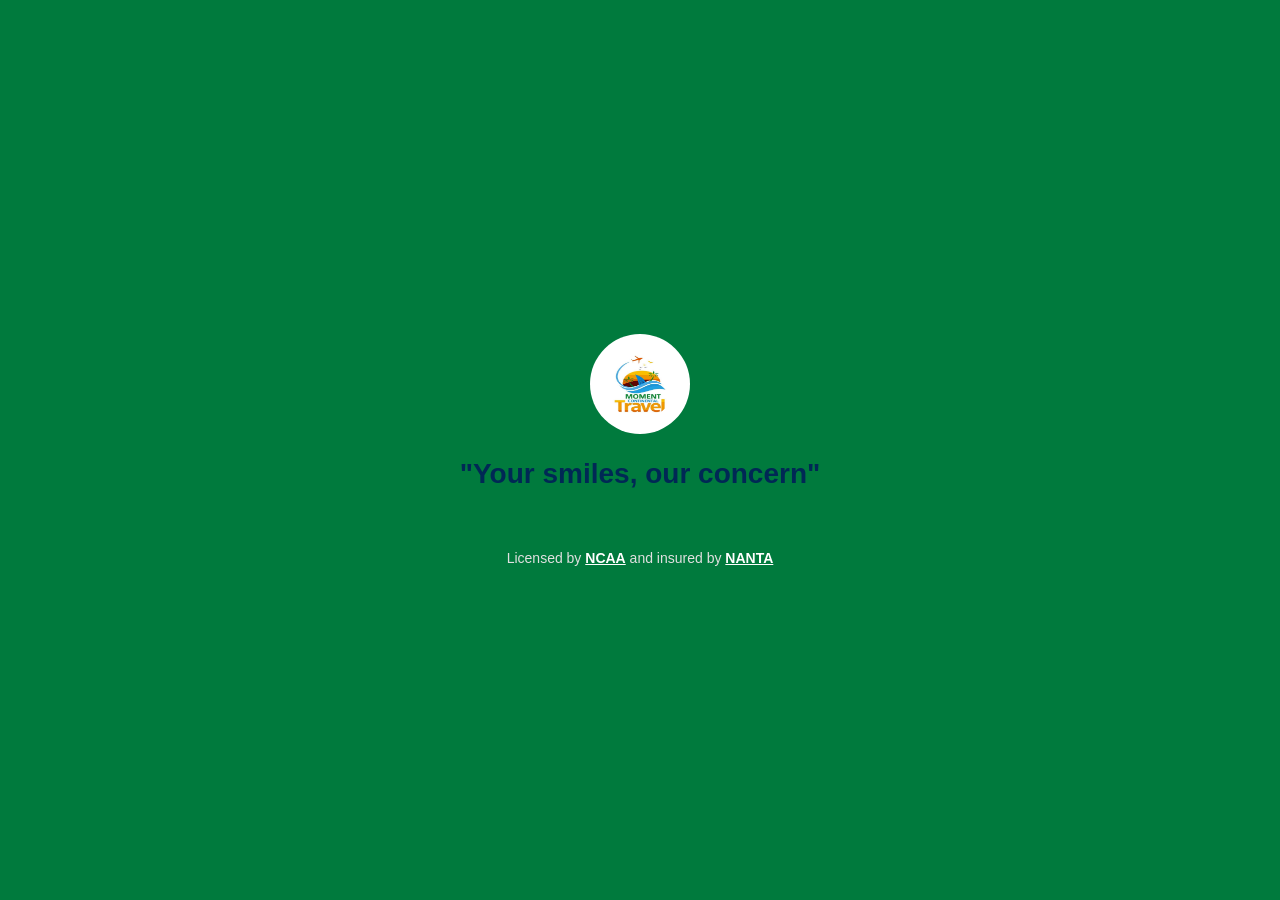
<file: index.html>
<!DOCTYPE html>
<html lang="en">
<head>
    <meta charset="UTF-8">
    <meta name="viewport" content="width=device-width, initial-scale=1.0">
    <title>Login</title>
    <link rel="stylesheet" href="index.css">
     <meta http-equiv="refresh" content="3; url=create account.html">
</head>
<body>
<div class="splash-container">
        <div class="logo">
            <!-- Replace with your dad's logo -->
            <img src="pictures/IMG-20251114-WA0033.jpg" alt="Agency Logo">
        </div>
        
        <h1>"Your smiles, our concern"</h1>
        
        <p class="tagline">
            Licensed by <b>NCAA</b> and insured by <b>NANTA</b>
        </p>
    </div>
</body>
</html>
<body>
</file>
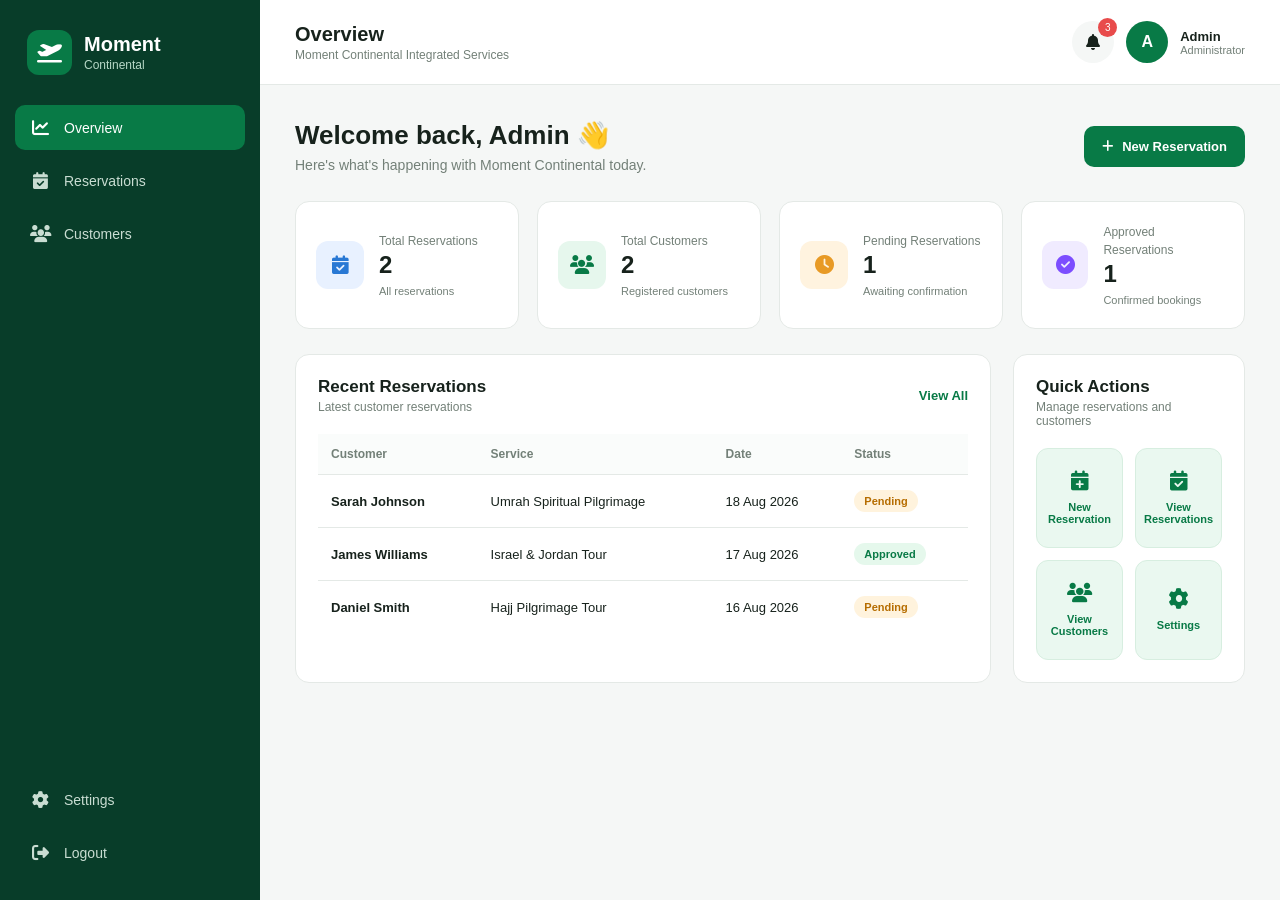
<file: admins.html>
<!DOCTYPE html>
<html lang="en">
<head>
    <meta charset="UTF-8">
    <meta name="viewport" content="width=device-width, initial-scale=1.0">

    <title>Moment Continental - Admin Dashboard</title>

    <!-- Admin CSS -->
    <link rel="stylesheet" href="admins.css">

    <!-- Font Awesome -->
    <link
        rel="stylesheet"
        href="https://cdnjs.cloudflare.com/ajax/libs/font-awesome/6.5.1/css/all.min.css"
    >
</head>

<body>

<!-- =====================================================
     ADMIN SIDEBAR
===================================================== -->

<aside class="sidebar" id="sidebar">

    <!-- BRAND -->

    <div class="brand">

        <div class="brand-icon">
            <i class="fas fa-plane-departure"></i>
        </div>

        <div>
            <h2>Moment</h2>
            <span>Continental</span>
        </div>

    </div>


    <!-- ADMIN NAVIGATION -->

    <nav class="sidebar-nav">

        <!-- OVERVIEW -->

        <button
            class="nav-item active"
            data-page="overview"
        >

            <i class="fas fa-chart-line"></i>

            <span>Overview</span>

        </button>


        <!-- RESERVATIONS -->

        <button
            class="nav-item"
            data-page="reservations"
        >

            <i class="fas fa-calendar-check"></i>

            <span>Reservations</span>

        </button>


        <!-- CUSTOMERS -->

        <button
            class="nav-item"
            data-page="customers"
        >

            <i class="fas fa-users"></i>

            <span>Customers</span>

        </button>

    </nav>


    <!-- BOTTOM NAVIGATION -->

    <div class="sidebar-bottom">

        <!-- SETTINGS -->

        <button
            class="nav-item"
            data-page="settings"
        >

            <i class="fas fa-cog"></i>

            <span>Settings</span>

        </button>


        <!-- LOGOUT -->

        <button
            class="nav-item logout-btn"
            id="logoutBtn"
        >

            <i class="fas fa-right-from-bracket"></i>

            <span>Logout</span>

        </button>

    </div>

</aside>



<!-- =====================================================
     MAIN DASHBOARD
===================================================== -->

<main class="main">


    <!-- =================================================
         TOPBAR
    ================================================= -->

    <header class="topbar">


        <!-- MOBILE MENU -->

        <button
            class="menu-btn"
            id="menuBtn"
        >

            <i class="fas fa-bars"></i>

        </button>


        <!-- PAGE TITLE -->

        <div class="topbar-title">

            <h2 id="pageTitle">
                Overview
            </h2>

            <p>
                Moment Continental Integrated Services
            </p>

        </div>


        <!-- ADMIN PROFILE -->

        <div class="admin-profile">


            <div class="notification">

                <i class="fas fa-bell"></i>

                <span>
                    3
                </span>

            </div>


            <!-- ADMIN AVATAR -->

            <div
                class="avatar"
                id="adminAvatar"
            >
                A
            </div>


            <!-- ADMIN INFORMATION -->

            <div class="admin-info">

                <strong id="adminDisplayName">
                    Admin
                </strong>

                <small>
                    Administrator
                </small>

            </div>

        </div>

    </header>



    <!-- =================================================
         DASHBOARD CONTENT
    ================================================= -->

    <section class="content">



        <!-- =============================================
             OVERVIEW PAGE
        ============================================== -->

        <div
            class="page active-page"
            id="overview"
        >


            <!-- WELCOME -->

            <div class="welcome">

                <div>

                    <h1>
                        Welcome back,
                        <span id="welcomeAdminName">
                            Admin
                        </span>
                        👋
                    </h1>

                    <p>
                        Here's what's happening with Moment Continental today.
                    </p>

                </div>


                <button
                    class="primary-btn"
                    onclick="openReservationModal()"
                >

                    <i class="fas fa-plus"></i>

                    New Reservation

                </button>

            </div>



            <!-- STATISTICS -->

            <div class="stats-grid">


                <!-- TOTAL RESERVATIONS -->

                <div class="stat-card">

                    <div class="stat-icon blue">

                        <i class="fas fa-calendar-check"></i>

                    </div>


                    <div>

                        <span>
                            Total Reservations
                        </span>

                        <h2 id="totalReservations">
                            24
                        </h2>

                        <small>
                            All reservations
                        </small>

                    </div>

                </div>



                <!-- TOTAL CUSTOMERS -->

                <div class="stat-card">

                    <div class="stat-icon green">

                        <i class="fas fa-users"></i>

                    </div>


                    <div>

                        <span>
                            Total Customers
                        </span>

                        <h2 id="totalCustomers">
                            18
                        </h2>

                        <small>
                            Registered customers
                        </small>

                    </div>

                </div>



                <!-- PENDING RESERVATIONS -->

                <div class="stat-card">

                    <div class="stat-icon orange">

                        <i class="fas fa-clock"></i>

                    </div>


                    <div>

                        <span>
                            Pending Reservations
                        </span>

                        <h2 id="pendingReservations">
                            6
                        </h2>

                        <small>
                            Awaiting confirmation
                        </small>

                    </div>

                </div>



                <!-- APPROVED RESERVATIONS -->

                <div class="stat-card">

                    <div class="stat-icon purple">

                        <i class="fas fa-circle-check"></i>

                    </div>


                    <div>

                        <span>
                            Approved Reservations
                        </span>

                        <h2 id="approvedReservations">
                            18
                        </h2>

                        <small>
                            Confirmed bookings
                        </small>

                    </div>

                </div>


            </div>



            <!-- DASHBOARD GRID -->

            <div class="dashboard-grid">


                <!-- RECENT RESERVATIONS -->

                <div class="panel large-panel">


                    <div class="panel-header">

                        <div>

                            <h3>
                                Recent Reservations
                            </h3>

                            <p>
                                Latest customer reservations
                            </p>

                        </div>


                        <button
                            class="text-btn"
                            onclick="showPage('reservations')"
                        >
                            View All
                        </button>

                    </div>



                    <div class="table-container">

                        <table>

                            <thead>

                                <tr>

                                    <th>
                                        Customer
                                    </th>

                                    <th>
                                        Service
                                    </th>

                                    <th>
                                        Date
                                    </th>

                                    <th>
                                        Status
                                    </th>

                                </tr>

                            </thead>


                            <tbody id="recentReservations">


                                <tr>

                                    <td>
                                        <strong>
                                            Sarah Johnson
                                        </strong>
                                    </td>

                                    <td>
                                        Umrah Spiritual Pilgrimage
                                    </td>

                                    <td>
                                        18 Aug 2026
                                    </td>

                                    <td>
                                        <span class="status pending">
                                            Pending
                                        </span>
                                    </td>

                                </tr>



                                <tr>

                                    <td>
                                        <strong>
                                            James Williams
                                        </strong>
                                    </td>

                                    <td>
                                        Israel & Jordan Tour
                                    </td>

                                    <td>
                                        17 Aug 2026
                                    </td>

                                    <td>
                                        <span class="status approved">
                                            Approved
                                        </span>
                                    </td>

                                </tr>



                                <tr>

                                    <td>
                                        <strong>
                                            Daniel Smith
                                        </strong>
                                    </td>

                                    <td>
                                        Hajj Pilgrimage Tour
                                    </td>

                                    <td>
                                        16 Aug 2026
                                    </td>

                                    <td>
                                        <span class="status pending">
                                            Pending
                                        </span>
                                    </td>

                                </tr>


                            </tbody>

                        </table>

                    </div>

                </div>



                <!-- QUICK ACTIONS -->

                <div class="panel">


                    <div class="panel-header">

                        <div>

                            <h3>
                                Quick Actions
                            </h3>

                            <p>
                                Manage reservations and customers
                            </p>

                        </div>

                    </div>



                    <div class="quick-actions">


                        <!-- NEW RESERVATION -->

                        <button
                            onclick="openReservationModal()"
                        >

                            <i class="fas fa-calendar-plus"></i>

                            <span>
                                New Reservation
                            </span>

                        </button>



                        <!-- VIEW RESERVATIONS -->

                        <button
                            onclick="showPage('reservations')"
                        >

                            <i class="fas fa-calendar-check"></i>

                            <span>
                                View Reservations
                            </span>

                        </button>



                        <!-- VIEW CUSTOMERS -->

                        <button
                            onclick="showPage('customers')"
                        >

                            <i class="fas fa-users"></i>

                            <span>
                                View Customers
                            </span>

                        </button>



                        <!-- SETTINGS -->

                        <button
                            onclick="showPage('settings')"
                        >

                            <i class="fas fa-cog"></i>

                            <span>
                                Settings
                            </span>

                        </button>


                    </div>

                </div>


            </div>


        </div>



        <!-- =============================================
             RESERVATIONS PAGE
        ============================================== -->

        <div
            class="page"
            id="reservations"
        >


            <div class="page-heading">


                <div>

                    <h1>
                        Reservations
                    </h1>

                    <p>
                        Manage customer travel reservations.
                    </p>

                </div>


                <button
                    class="primary-btn"
                    onclick="openReservationModal()"
                >

                    <i class="fas fa-plus"></i>

                    New Reservation

                </button>


            </div>



            <div class="panel">


                <!-- SEARCH AND FILTER -->

                <div class="search-row">


                    <input
                        type="text"
                        id="reservationSearch"
                        placeholder="Search reservations..."
                    >


                    <select id="reservationFilter">

                        <option value="all">
                            All Status
                        </option>

                        <option value="pending">
                            Pending
                        </option>

                        <option value="approved">
                            Approved
                        </option>

                        <option value="cancelled">
                            Cancelled
                        </option>

                    </select>


                </div>



                <!-- RESERVATION TABLE -->

                <div class="table-container">

                    <table>

                        <thead>

                            <tr>

                                <th>Customer</th>

                                <th>Phone</th>

                                <th>Service</th>

                                <th>Travel Date</th>

                                <th>People</th>

                                <th>Status</th>

                                <th>Action</th>

                            </tr>

                        </thead>


                        <tbody id="reservationTable">


                            <tr>

                                <td>
                                    Sarah Johnson
                                </td>

                                <td>
                                    08012345678
                                </td>

                                <td>
                                    Umrah Spiritual Pilgrimage
                                </td>

                                <td>
                                    25 Sep 2026
                                </td>

                                <td>
                                    2
                                </td>

                                <td>
                                    <span class="status pending">
                                        Pending
                                    </span>
                                </td>

                                <td>

                                    <button
                                        class="action-btn"
                                        onclick="viewReservation('Sarah Johnson')"
                                    >

                                        <i class="fas fa-eye"></i>

                                    </button>

                                </td>

                            </tr>



                            <tr>

                                <td>
                                    James Williams
                                </td>

                                <td>
                                    08098765432
                                </td>

                                <td>
                                    Israel & Jordan Tour
                                </td>

                                <td>
                                    10 Oct 2026
                                </td>

                                <td>
                                    4
                                </td>

                                <td>
                                    <span class="status approved">
                                        Approved
                                    </span>
                                </td>

                                <td>

                                    <button
                                        class="action-btn"
                                        onclick="viewReservation('James Williams')"
                                    >

                                        <i class="fas fa-eye"></i>

                                    </button>

                                </td>

                            </tr>


                        </tbody>

                    </table>

                </div>


            </div>


        </div>



        <!-- =============================================
             CUSTOMERS PAGE
        ============================================== -->

        <div
            class="page"
            id="customers"
        >


            <div class="page-heading">

                <div>

                    <h1>
                        Customers
                    </h1>

                    <p>
                        View and manage registered customers.
                    </p>

                </div>

            </div>



            <div class="panel">


                <!-- CUSTOMER SEARCH -->

                <div class="search-row">

                    <input
                        type="text"
                        id="customerSearch"
                        placeholder="Search customers..."
                    >

                </div>



                <!-- CUSTOMER TABLE -->

                <div class="table-container">

                    <table>

                        <thead>

                            <tr>

                                <th>Name</th>

                                <th>Email</th>

                                <th>Phone</th>

                                <th>Reservations</th>

                                <th>Joined</th>

                            </tr>

                        </thead>


                        <tbody id="customerTable">


                            <tr>

                                <td>
                                    <strong>
                                        Sarah Johnson
                                    </strong>
                                </td>

                                <td>
                                    sarah@example.com
                                </td>

                                <td>
                                    08012345678
                                </td>

                                <td>
                                    2
                                </td>

                                <td>
                                    Aug 2026
                                </td>

                            </tr>



                            <tr>

                                <td>
                                    <strong>
                                        James Williams
                                    </strong>
                                </td>

                                <td>
                                    james@example.com
                                </td>

                                <td>
                                    08098765432
                                </td>

                                <td>
                                    1
                                </td>

                                <td>
                                    Aug 2026
                                </td>

                            </tr>


                        </tbody>

                    </table>

                </div>


            </div>


        </div>



        <!-- =============================================
             SETTINGS PAGE
        ============================================== -->

        <div
            class="page"
            id="settings"
        >


            <div class="page-heading">

                <div>

                    <h1>
                        Settings
                    </h1>

                    <p>
                        Manage your administrator information.
                    </p>

                </div>

            </div>



            <div class="panel settings-panel">


                <h3>
                    Administrator Information
                </h3>


                <div class="settings-form">


                    <label>
                        Full Name
                    </label>

                    <input
                        type="text"
                        id="settingsAdminName"
                        value="Administrator"
                    >


                    <label>
                        Email
                    </label>

                    <input
                        type="email"
                        id="settingsAdminEmail"
                        placeholder="Enter admin email"
                    >


                    <label>
                        Phone
                    </label>

                    <input
                        type="tel"
                        id="settingsAdminPhone"
                        placeholder="Enter phone number"
                    >


                    <button
                        class="primary-btn"
                        id="saveSettingsBtn"
                    >
                        Save Changes
                    </button>


                </div>


            </div>


        </div>


    </section>

</main>



<!-- =====================================================
     NEW RESERVATION MODAL
===================================================== -->

<div
    class="modal"
    id="reservationModal"
>


    <div class="modal-content">


        <!-- MODAL HEADER -->

        <div class="modal-header">


            <div>

                <h2>
                    New Reservation
                </h2>

                <p>
                    Create a customer reservation.
                </p>

            </div>


            <button
                class="close-modal"
                onclick="closeReservationModal()"
            >
                &times;
            </button>


        </div>



        <!-- RESERVATION FORM -->

        <form id="reservationForm">


            <div class="form-grid">


                <div class="form-group">

                    <label>
                        Customer Name
                    </label>

                    <input
                        type="text"
                        id="customerName"
                        required
                    >

                </div>



                <div class="form-group">

                    <label>
                        Email
                    </label>

                    <input
                        type="email"
                        id="customerEmail"
                        required
                    >

                </div>



                <div class="form-group">

                    <label>
                        Phone
                    </label>

                    <input
                        type="tel"
                        id="customerPhone"
                        required
                    >

                </div>



                <div class="form-group">

                    <label>
                        Service
                    </label>

                    <select
                        id="service"
                        required
                    >

                        <option value="">
                            Select service
                        </option>

                        <option value="Israel & Jordan Tour & Pilgrimage">
                            Israel & Jordan Tour & Pilgrimage
                        </option>

                        <option value="Umrah Spiritual Pilgrimage">
                            Umrah Spiritual Pilgrimage
                        </option>

                        <option value="Hajj Pilgrimage Tour">
                            Hajj Pilgrimage Tour
                        </option>

                        <option value="Flight Ticket">
                            Flight Ticket
                        </option>

                    </select>

                </div>



                <div class="form-group">

                    <label>
                        Travel Date
                    </label>

                    <input
                        type="date"
                        id="travelDate"
                        required
                    >

                </div>



                <div class="form-group">

                    <label>
                        Number of People
                    </label>

                    <input
                        type="number"
                        id="numberOfPeople"
                        min="1"
                        value="1"
                        required
                    >

                </div>


            </div>



            <!-- ADDITIONAL MESSAGE -->

            <div class="form-group">

                <label>
                    Additional Message
                </label>

                <textarea
                    id="reservationMessage"
                    rows="4"
                    placeholder="Additional information..."
                ></textarea>

            </div>



            <!-- SUBMIT -->

            <button
                type="submit"
                class="primary-btn full-btn"
            >

                Create Reservation

            </button>


        </form>


    </div>


</div>



<!-- ADMIN JAVASCRIPT -->

<script src="admins.js"></script>

</body>
</html>
</file>
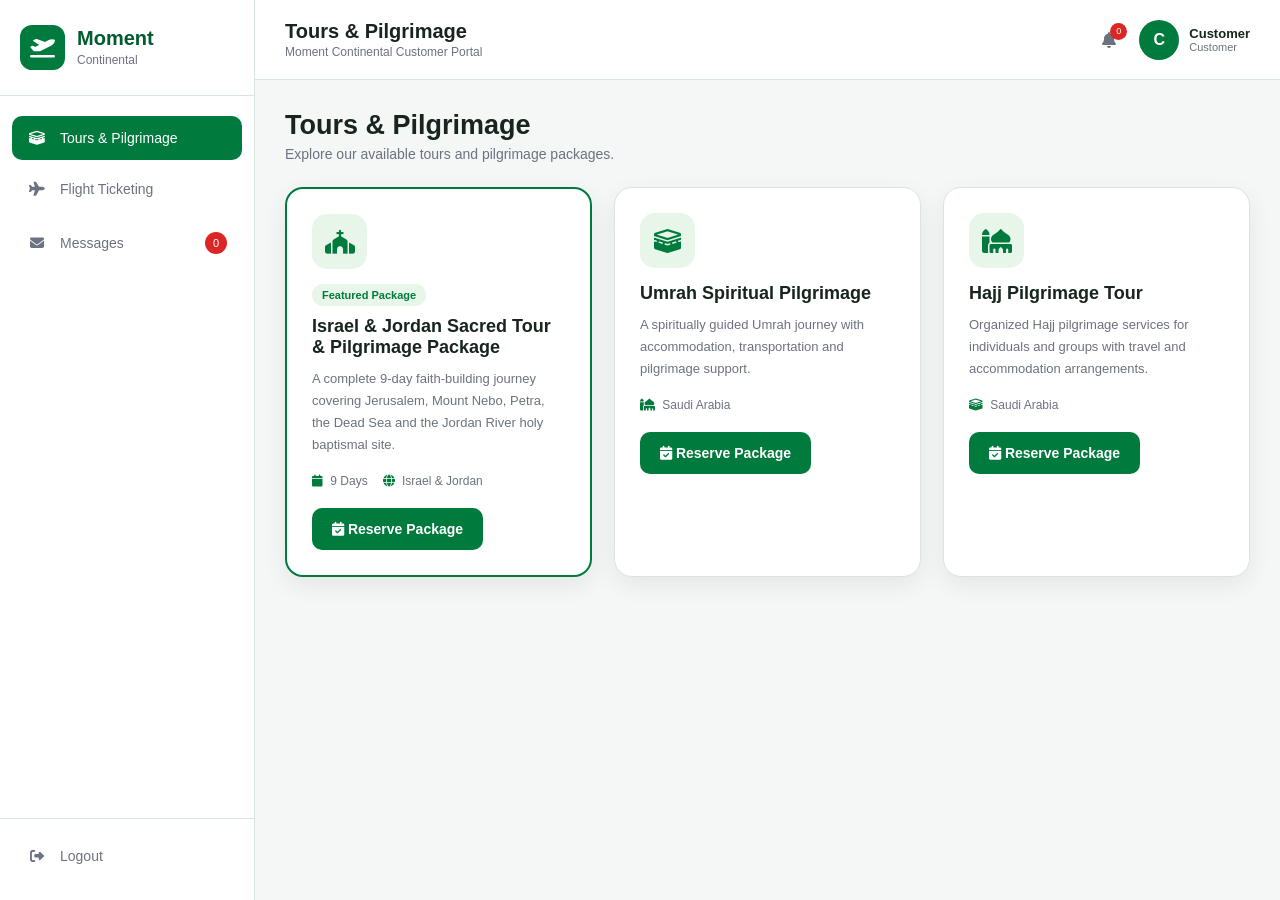
<file: customers.html>
<!DOCTYPE html>
<html lang="en">
<head>
    <meta charset="UTF-8">
    <meta name="viewport" content="width=device-width, initial-scale=1.0">

    <title>Moment Continental - Customer Portal</title>

    <link
        rel="stylesheet"
        href="https://cdnjs.cloudflare.com/ajax/libs/font-awesome/6.5.1/css/all.min.css"
    >

    <link rel="stylesheet" href="customers.css">
</head>

<body>

<!-- =====================================================
     SIDEBAR
===================================================== -->

<aside class="sidebar" id="sidebar">

    <div class="brand">

        <div class="brand-icon">
            <i class="fas fa-plane-departure"></i>
        </div>

        <div>
            <h2>Moment</h2>
            <span>Continental</span>
        </div>

    </div>


    <nav class="sidebar-nav">

        <!-- TOURS -->

        <button
            class="nav-item active"
            data-page="tours"
        >
            <i class="fas fa-kaaba"></i>
            <span>Tours & Pilgrimage</span>
        </button>


        <!-- FLIGHTS -->

        <button
            class="nav-item"
            data-page="flights"
        >
            <i class="fas fa-plane"></i>
            <span>Flight Ticketing</span>
        </button>


        <!-- MESSAGES -->

        <button
            class="nav-item"
            data-page="messages"
        >
            <i class="fas fa-envelope"></i>
            <span>Messages</span>

            <span class="message-badge" id="messageBadge">
                0
            </span>
        </button>

    </nav>


    <!-- LOGOUT -->

    <div class="sidebar-bottom">

        <button
            class="nav-item logout-btn"
            id="logoutBtn"
        >
            <i class="fas fa-right-from-bracket"></i>
            <span>Logout</span>
        </button>

    </div>

</aside>



<!-- =====================================================
     MAIN CONTENT
===================================================== -->

<main class="main">

    <!-- TOPBAR -->

    <header class="topbar">

        <button
            class="menu-btn"
            id="menuBtn"
        >
            <i class="fas fa-bars"></i>
        </button>


        <div class="topbar-title">

            <h2 id="pageTitle">
                Tours & Pilgrimage
            </h2>

            <p>
                Moment Continental Customer Portal
            </p>

        </div>


        <div class="customer-profile">

            <div class="notification">

                <i class="fas fa-bell"></i>

                <span id="notificationCount">
                    0
                </span>

            </div>


            <div class="avatar" id="customerAvatar">
                C
            </div>


            <div class="customer-info">

                <strong id="customerName">
                    Customer
                </strong>

                <small>
                    Customer
                </small>

            </div>

        </div>

    </header>



    <!-- =====================================================
         CONTENT
    ===================================================== -->

    <section class="content">


        <!-- =================================================
             TOURS & PILGRIMAGE
        ================================================= -->

        <div
            class="page active-page"
            id="tours"
        >

            <div class="page-heading">

                <div>

                    <h1>
                        Tours & Pilgrimage
                    </h1>

                    <p>
                        Explore our available tours and pilgrimage packages.
                    </p>

                </div>

            </div>


            <div class="package-grid">


                <!-- ISRAEL & JORDAN -->

                <div class="package-card featured-package">

                    <div class="package-icon">
                        <i class="fas fa-church"></i>
                    </div>

                    <span class="package-label">
                        Featured Package
                    </span>

                    <h3>
                        Israel & Jordan Sacred Tour & Pilgrimage Package
                    </h3>

                    <p>
                        A complete 9-day faith-building journey covering
                        Jerusalem, Mount Nebo, Petra, the Dead Sea and
                        the Jordan River holy baptismal site.
                    </p>

                    <div class="package-meta">

                        <span>
                            <i class="fas fa-calendar"></i>
                            9 Days
                        </span>

                        <span>
                            <i class="fas fa-globe"></i>
                            Israel & Jordan
                        </span>

                    </div>

                    <button
                        class="primary-btn"
                        onclick="bookTour('Israel & Jordan Sacred Tour & Pilgrimage Package')"
                    >
                        <i class="fas fa-calendar-check"></i>
                        Reserve Package
                    </button>

                </div>



                <!-- UMRAH -->

                <div class="package-card">

                    <div class="package-icon">
                        <i class="fas fa-kaaba"></i>
                    </div>

                    <h3>
                        Umrah Spiritual Pilgrimage
                    </h3>

                    <p>
                        A spiritually guided Umrah journey with
                        accommodation, transportation and pilgrimage
                        support.
                    </p>

                    <div class="package-meta">

                        <span>
                            <i class="fas fa-mosque"></i>
                            Saudi Arabia
                        </span>

                    </div>

                    <button
                        class="primary-btn"
                        onclick="bookTour('Umrah Spiritual Pilgrimage')"
                    >
                        <i class="fas fa-calendar-check"></i>
                        Reserve Package
                    </button>

                </div>



                <!-- HAJJ -->

                <div class="package-card">

                    <div class="package-icon">
                        <i class="fas fa-mosque"></i>
                    </div>

                    <h3>
                        Hajj Pilgrimage Tour
                    </h3>

                    <p>
                        Organized Hajj pilgrimage services for individuals
                        and groups with travel and accommodation arrangements.
                    </p>

                    <div class="package-meta">

                        <span>
                            <i class="fas fa-kaaba"></i>
                            Saudi Arabia
                        </span>

                    </div>

                    <button
                        class="primary-btn"
                        onclick="bookTour('Hajj Pilgrimage Tour')"
                    >
                        <i class="fas fa-calendar-check"></i>
                        Reserve Package
                    </button>

                </div>

            </div>

        </div>



        <!-- =================================================
             FLIGHT TICKETING
        ================================================= -->

        <div
            class="page"
            id="flights"
        >

            <div class="page-heading">

                <div>

                    <h1>
                        Flight Ticketing
                    </h1>

                    <p>
                        Search local and international flights.
                    </p>

                </div>

            </div>


            <div class="flight-search-panel">

                <!-- TRIP TYPE -->

                <div class="flight-tabs">

                    <button
                        class="flight-tab active"
                        data-trip="one-way"
                    >
                        One Way
                    </button>

                    <button
                        class="flight-tab"
                        data-trip="round-trip"
                    >
                        Round Trip
                    </button>

                    <button
                        class="flight-tab"
                        data-trip="multi-city"
                    >
                        Multi City
                    </button>

                </div>



                <form id="flightSearchForm">

                    <div class="flight-form-grid">


                        <!-- FROM -->

                        <div class="form-group airport-group">

                            <label>
                                From
                            </label>

                            <div class="input-icon">

                                <i class="fas fa-plane-departure"></i>

                                <input
                                    type="text"
                                    id="flightFrom"
                                    placeholder="City or airport"
                                    autocomplete="off"
                                    required
                                >

                            </div>

                            <div
                                class="airport-results"
                                id="fromAirportResults"
                            ></div>

                        </div>



                        <!-- SWAP -->

                        <button
                            type="button"
                            class="swap-btn"
                            id="swapFlightBtn"
                            title="Swap airports"
                        >
                            <i class="fas fa-right-left"></i>
                        </button>



                        <!-- TO -->

                        <div class="form-group airport-group">

                            <label>
                                To
                            </label>

                            <div class="input-icon">

                                <i class="fas fa-plane-arrival"></i>

                                <input
                                    type="text"
                                    id="flightTo"
                                    placeholder="City or airport"
                                    autocomplete="off"
                                    required
                                >

                            </div>

                            <div
                                class="airport-results"
                                id="toAirportResults"
                            ></div>

                        </div>



                        <!-- DEPARTURE -->

                        <div class="form-group">

                            <label>
                                Departure
                            </label>

                            <div class="input-icon">

                                <i class="fas fa-calendar"></i>

                                <input
                                    type="date"
                                    id="departureDate"
                                    required
                                >

                            </div>

                        </div>



                        <!-- RETURN -->

                        <div
                            class="form-group"
                            id="returnDateGroup"
                        >

                            <label>
                                Return
                            </label>

                            <div class="input-icon">

                                <i class="fas fa-calendar-days"></i>

                                <input
                                    type="date"
                                    id="returnDate"
                                >

                            </div>

                        </div>



                        <!-- TRAVELLERS -->

                        <div class="form-group">

                            <label>
                                Travellers
                            </label>

                            <div
                                class="traveller-selector"
                                id="travellerSelector"
                            >

                                <button
                                    type="button"
                                    class="traveller-display"
                                >

                                    <i class="fas fa-users"></i>

                                    <span id="travellerSummary">
                                        1 Adult
                                    </span>

                                    <i class="fas fa-chevron-down"></i>

                                </button>


                                <div
                                    class="traveller-dropdown"
                                    id="travellerDropdown"
                                >

                                    <!-- ADULTS -->

                                    <div class="traveller-row">

                                        <div>

                                            <strong>
                                                Adults
                                            </strong>

                                            <small>
                                                12+ years
                                            </small>

                                        </div>

                                        <div class="counter">

                                            <button
                                                type="button"
                                                onclick="changeTraveller('adults', -1)"
                                            >
                                                −
                                            </button>

                                            <span id="adultCount">
                                                1
                                            </span>

                                            <button
                                                type="button"
                                                onclick="changeTraveller('adults', 1)"
                                            >
                                                +
                                            </button>

                                        </div>

                                    </div>


                                    <!-- CHILDREN -->

                                    <div class="traveller-row">

                                        <div>

                                            <strong>
                                                Children
                                            </strong>

                                            <small>
                                                2–11 years
                                            </small>

                                        </div>

                                        <div class="counter">

                                            <button
                                                type="button"
                                                onclick="changeTraveller('children', -1)"
                                            >
                                                −
                                            </button>

                                            <span id="childrenCount">
                                                0
                                            </span>

                                            <button
                                                type="button"
                                                onclick="changeTraveller('children', 1)"
                                            >
                                                +
                                            </button>

                                        </div>

                                    </div>


                                    <!-- INFANTS -->

                                    <div class="traveller-row">

                                        <div>

                                            <strong>
                                                Infants
                                            </strong>

                                            <small>
                                                Under 2
                                            </small>

                                        </div>

                                        <div class="counter">

                                            <button
                                                type="button"
                                                onclick="changeTraveller('infants', -1)"
                                            >
                                                −
                                            </button>

                                            <span id="infantCount">
                                                0
                                            </span>

                                            <button
                                                type="button"
                                                onclick="changeTraveller('infants', 1)"
                                            >
                                                +
                                            </button>

                                        </div>

                                    </div>

                                </div>

                            </div>

                        </div>



                        <!-- CABIN -->

                        <div class="form-group">

                            <label>
                                Cabin Class
                            </label>

                            <div class="input-icon">

                                <i class="fas fa-chair"></i>

                                <select id="cabinClass">

                                    <option value="economy">
                                        Economy
                                    </option>

                                    <option value="premium">
                                        Premium Economy
                                    </option>

                                    <option value="business">
                                        Business
                                    </option>

                                    <option value="first">
                                        First Class
                                    </option>

                                </select>

                            </div>

                        </div>

                    </div>


                    <button
                        type="submit"
                        class="search-flight-btn"
                    >

                        <i class="fas fa-magnifying-glass"></i>

                        Search Flights

                    </button>

                </form>

            </div>


            <!-- RESULTS -->

            <div
                class="flight-results"
                id="flightResults"
            >

                <div class="results-heading">

                    <div>

                        <h2>
                            Available Flights
                        </h2>

                        <p>
                            Search for a flight to see available options.
                        </p>

                    </div>

                </div>

            </div>

        </div>



        <!-- =================================================
             MESSAGES
        ================================================= -->

        <div
            class="page"
            id="messages"
        >

            <div class="page-heading">

                <div>

                    <h1>
                        Messages
                    </h1>

                    <p>
                        Contact Moment Continental for enquiries and assistance.
                    </p>

                </div>

            </div>


            <div class="message-layout">


                <!-- MESSAGE FORM -->

                <div class="panel message-form-panel">

                    <div class="panel-header">

                        <div>

                            <h3>
                                Send us a message
                            </h3>

                            <p>
                                Our team will get back to you.
                            </p>

                        </div>

                    </div>


                    <form id="messageForm">

                        <div class="form-group">

                            <label>
                                Your Name
                            </label>

                            <input
                                type="text"
                                id="messageName"
                                placeholder="Enter your name"
                                required
                            >

                        </div>


                        <div class="form-group">

                            <label>
                                Email Address
                            </label>

                            <input
                                type="email"
                                id="messageEmail"
                                placeholder="Enter your email"
                                required
                            >

                        </div>


                        <div class="form-group">

                            <label>
                                Subject
                            </label>

                            <input
                                type="text"
                                id="messageSubject"
                                placeholder="What is your enquiry about?"
                                required
                            >

                        </div>


                        <div class="form-group">

                            <label>
                                Message
                            </label>

                            <textarea
                                id="messageText"
                                rows="6"
                                placeholder="Write your message..."
                                required
                            ></textarea>

                        </div>


                        <button
                            type="submit"
                            class="primary-btn full-btn"
                        >

                            <i class="fas fa-paper-plane"></i>

                            Send Message

                        </button>

                    </form>

                </div>



                <!-- CONTACT INFORMATION -->

                <div class="panel contact-panel">

                    <div class="contact-icon">

                        <i class="fas fa-headset"></i>

                    </div>


                    <h3>
                        Need help?
                    </h3>


                    <p>
                        Our team is available to assist you with
                        reservations, flights, tours and pilgrimage packages.
                    </p>


                    <div class="contact-item">

                        <i class="fas fa-envelope"></i>

                        <div>

                            <strong>
                                Email
                            </strong>

                            <span>
                               ✉️  momentcontinental@yahoo.com
                               <br>
                                  🌐  momentcontinental.com
                            </span>

                        </div>

                    </div>


                       <div class="contact-item">

                        <i class="fas fa-envelope"></i>

                        <div>

                            <strong>
                                Location
                            </strong>

                            <span>
                               📍 5N close, opposite RCCG Jesus Heritage off 7up Road, Oluyole Ibadan, Oyo State
                            </span>

                        </div>

                    </div>

                    <div class="contact-item">

                        <i class="fas fa-phone"></i>

                        <div>

                            <strong>
                                Phone
                            </strong>

                            <span>
                                📱  08035128503, 08129720808, 09113772795
                            </span>

                        </div>

                    </div>

                </div>

            </div>

        </div>

    </section>

</main>



<!-- =====================================================
     SUCCESS MODAL
===================================================== -->

<div
    class="modal"
    id="messageSuccessModal"
>

    <div class="modal-content success-modal">

        <div class="success-icon">

            <i class="fas fa-check"></i>

        </div>


        <h2>
            Message Sent!
        </h2>


        <p>
            Thank you for contacting Moment Continental.
            Our team will get back to you shortly.
        </p>


        <button
            class="primary-btn"
            onclick="closeMessageSuccess()"
        >
            Done
        </button>

    </div>

</div>



<script src="customers.js"></script>

</body>
</html>
</file>
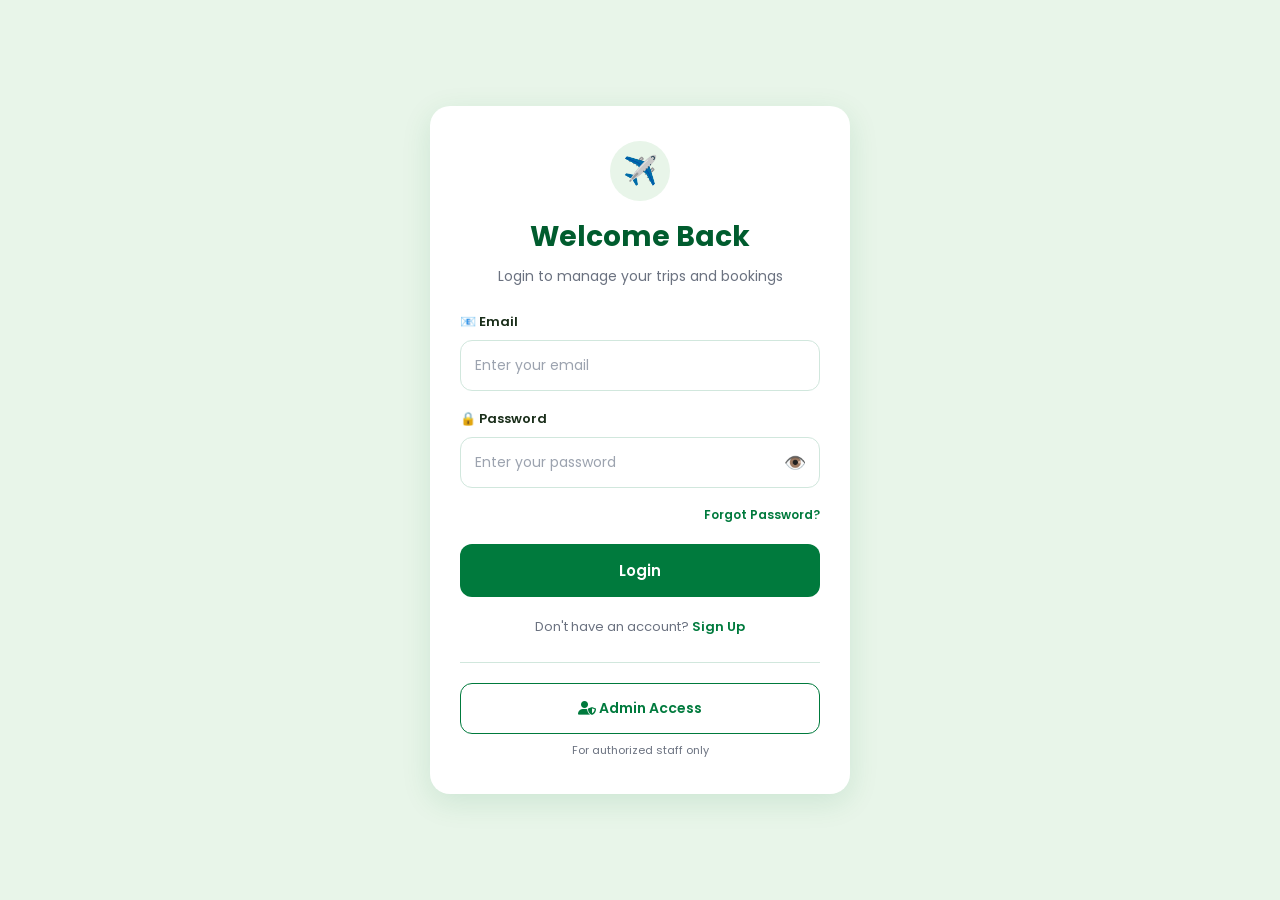
<file: login.html>
<!DOCTYPE html>
<html lang="en">
<head>
    <meta charset="UTF-8">
    <meta name="viewport" content="width=device-width, initial-scale=1.0">

    <title>Login - Dad's Travel</title>

    <!-- Google Font -->
    <link
        href="https://fonts.googleapis.com/css2?family=Poppins:wght@400;500;600;700&display=swap"
        rel="stylesheet"
    >

    <!-- Font Awesome -->
    <link
        rel="stylesheet"
        href="https://cdnjs.cloudflare.com/ajax/libs/font-awesome/6.5.1/css/all.min.css"
    >

    <style>

        /* ===============================
           RESET
        =============================== */

        * {
            margin: 0;
            padding: 0;
            box-sizing: border-box;
            font-family: 'Poppins', sans-serif;
        }


        /* ===============================
           COLORS
        =============================== */

        :root {
            --green-primary: #007A3D;
            --green-dark: #005C2E;
            --green-light: #E8F5E9;
            --white: #FFFFFF;
            --text-dark: #1A2E1A;
            --text-gray: #6B7280;
            --border: #D1E7DD;
        }


        /* ===============================
           BODY
        =============================== */

        body {
            background: var(--green-light);
            color: var(--text-dark);
            min-height: 100vh;

            display: flex;
            align-items: center;
            justify-content: center;

            padding: 20px;
        }


        /* ===============================
           LOGIN BOX
        =============================== */

        .box {
            width: 100%;
            max-width: 420px;

            background: var(--white);

            padding: 35px 30px;

            border-radius: 20px;

            box-shadow:
                0 8px 30px rgba(0, 122, 61, 0.12);
        }


        /* ===============================
           LOGO
        =============================== */

        .logo-icon {
            width: 60px;
            height: 60px;

            background: var(--green-light);

            border-radius: 50%;

            display: flex;
            align-items: center;
            justify-content: center;

            margin: 0 auto 15px;

            font-size: 28px;
        }


        /* ===============================
           HEADINGS
        =============================== */

        h1 {
            font-size: 28px;

            margin-bottom: 8px;

            color: var(--green-dark);

            text-align: center;
        }


        .subtitle {
            color: var(--text-gray);

            margin-bottom: 25px;

            font-size: 14px;

            text-align: center;
        }


        /* ===============================
           INPUT GROUP
        =============================== */

        .input-group {
            margin-bottom: 18px;

            position: relative;
        }


        .input-group label {
            display: block;

            font-size: 13px;

            margin-bottom: 8px;

            color: var(--text-dark);

            font-weight: 600;
        }


        .input-group input {
            width: 100%;

            padding: 14px;

            background: var(--white);

            border: 1px solid var(--border);

            border-radius: 12px;

            color: var(--text-dark);

            font-size: 14px;

            transition: 0.3s;
        }


        .input-group input:focus {
            border-color: var(--green-primary);

            outline: none;

            box-shadow:
                0 0 0 3px
                rgba(0, 122, 61, 0.1);
        }


        .input-group input::placeholder {
            color: #9CA3AF;
        }


        /* ===============================
           PASSWORD EYE
        =============================== */

        .eye {
            position: absolute;

            right: 14px;

            bottom: 12px;

            cursor: pointer;

            font-size: 18px;

            user-select: none;
        }


        /* ===============================
           FORGOT PASSWORD
        =============================== */

        .forgot {
            text-align: right;

            font-size: 12px;

            margin-bottom: 20px;
        }


        .forgot a {
            color: var(--green-primary);

            text-decoration: none;

            font-weight: 600;
        }


        /* ===============================
           MAIN BUTTON
        =============================== */

        .btn {
            width: 100%;

            padding: 15px;

            background: var(--green-primary);

            border: none;

            border-radius: 12px;

            color: var(--white);

            font-size: 15px;

            font-weight: 600;

            cursor: pointer;

            transition: 0.3s;
        }


        .btn:hover {
            background: var(--green-dark);

            transform: translateY(-1px);
        }


        /* ===============================
           SIGNUP LINK
        =============================== */

        .signup-link {
            text-align: center;

            margin-top: 20px;

            font-size: 13px;

            color: var(--text-gray);
        }


        .signup-link a {
            color: var(--green-primary);

            font-weight: 600;

            text-decoration: none;
        }


        /* ===============================
           ADMIN ACCESS
        =============================== */

        .admin-access {
            margin-top: 25px;

            text-align: center;
        }


        .admin-access hr {
            border: none;

            border-top:
                1px solid var(--border);

            margin-bottom: 20px;
        }


        .admin-btn {
            width: 100%;

            padding: 14px;

            background: transparent;

            border:
                1px solid var(--green-primary);

            border-radius: 12px;

            color: var(--green-primary);

            font-size: 14px;

            font-weight: 600;

            cursor: pointer;

            transition: 0.3s;
        }


        .admin-btn:hover {
            background: var(--green-primary);

            color: var(--white);
        }


        .admin-access small {
            display: block;

            margin-top: 8px;

            color: var(--text-gray);

            font-size: 11px;
        }


        /* ===============================
           ADMIN MODAL BACKGROUND
        =============================== */

        .admin-modal {
            display: none;

            position: fixed;

            inset: 0;

            background:
                rgba(0, 0, 0, 0.55);

            align-items: center;

            justify-content: center;

            padding: 20px;

            z-index: 1000;
        }


        .admin-modal.active {
            display: flex;
        }


        /* ===============================
           ADMIN SECURITY BOX
        =============================== */

        .admin-security-box {
            width: 100%;

            max-width: 400px;

            background: var(--white);

            padding: 35px 30px;

            border-radius: 20px;

            position: relative;

            animation:
                popup 0.3s ease;
        }


        @keyframes popup {

            from {
                opacity: 0;

                transform:
                    scale(0.9)
                    translateY(20px);
            }

            to {
                opacity: 1;

                transform:
                    scale(1)
                    translateY(0);
            }

        }


        /* ===============================
           CLOSE BUTTON
        =============================== */

        .close-modal {
            position: absolute;

            top: 10px;

            right: 18px;

            background: none;

            border: none;

            font-size: 28px;

            cursor: pointer;

            color: var(--text-gray);
        }


        /* ===============================
           ADMIN POPUP TEXT
        =============================== */

        .admin-security-box h2 {
            text-align: center;

            color: var(--green-dark);

            margin-bottom: 8px;
        }


        .admin-security-box p {
            text-align: center;

            color: var(--text-gray);

            font-size: 13px;

            margin-bottom: 25px;
        }


        /* ===============================
           MOBILE
        =============================== */

        @media (max-width: 480px) {

            .box {
                padding: 30px 20px;
            }


            .admin-security-box {
                padding: 30px 20px;
            }


            h1 {
                font-size: 24px;
            }

        }

    </style>
</head>


<body>


    <!-- =================================
         CUSTOMER LOGIN
    ================================== -->

    <div class="box">


        <!-- LOGO -->

        <div class="logo-icon">
            ✈️
        </div>


        <!-- HEADING -->

        <h1>Welcome Back</h1>

        <p class="subtitle">
            Login to manage your trips and bookings
        </p>


        <!-- CUSTOMER LOGIN FORM -->

        <form id="loginForm">


            <!-- EMAIL -->

            <div class="input-group">

                <label for="email">
                    📧 Email
                </label>

                <input
                    type="email"
                    id="email"
                    placeholder="Enter your email"
                    required
                >

            </div>


            <!-- PASSWORD -->

            <div class="input-group">

                <label for="password">
                    🔒 Password
                </label>

                <input
                    type="password"
                    id="password"
                    placeholder="Enter your password"
                    required
                >

                <span
                    class="eye"
                    id="customerEye"
                >
                    👁️
                </span>

            </div>


            <!-- FORGOT PASSWORD -->

            <p class="forgot">

                <a href="#">
                    Forgot Password?
                </a>

            </p>


            <!-- CUSTOMER LOGIN BUTTON -->

            <button
                type="submit"
                class="btn"
            >
                Login
            </button>


        </form>


        <!-- SIGNUP -->

        <p class="signup-link">

            Don't have an account?

            <a href="signup.html">
                Sign Up
            </a>

        </p>


        <!-- =================================
             ADMIN ACCESS
        ================================== -->

        <div class="admin-access">

            <hr>

            <button
                class="admin-btn"
                id="adminBtn"
                type="button"
            >

                <i class="fas fa-user-shield"></i>

                Admin Access

            </button>


            <small>
                For authorized staff only
            </small>

        </div>


    </div>



    <!-- =================================
         ADMIN ACCESS MODAL
    ================================== -->

    <div
        class="admin-modal"
        id="adminModal"
    >


        <div class="admin-security-box">


            <!-- CLOSE -->

            <button
                class="close-modal"
                id="closeModal"
                type="button"
            >
                &times;
            </button>


            <!-- ADMIN HEADING -->

            <h2>

                <i class="fas fa-shield-halved"></i>

                Admin Access

            </h2>


            <p>
                Enter your authorized admin name and access code.
            </p>


            <!-- ADMIN FORM -->

            <form id="adminAccessForm">


                <!-- ADMIN NAME -->

                <div class="input-group">

                    <label for="adminName">

                        <i class="fas fa-user"></i>

                        Admin Name

                    </label>


                    <input
                        type="text"
                        id="adminName"
                        placeholder="Enter your admin name"
                        required
                    >

                </div>



                <!-- ADMIN ACCESS CODE -->

                <div class="input-group">

                    <label for="adminCode">

                        <i class="fas fa-key"></i>

                        Admin Access Code

                    </label>


                    <input
                        type="password"
                        id="adminCode"
                        placeholder="Enter your secret access code"
                        required
                    >


                    <span
                        class="eye"
                        id="adminEye"
                    >
                        👁️
                    </span>

                </div>



                <!-- ADMIN LOGIN BUTTON -->

                <button
                    type="submit"
                    class="btn"
                >

                    <i class="fas fa-lock-open"></i>

                    Access Admin Dashboard

                </button>


            </form>


        </div>


    </div>



    <!-- =================================
         JAVASCRIPT
    ================================== -->

    <script>


        /* =================================
           CUSTOMER PASSWORD SHOW / HIDE
        ================================= */

        const customerPassword =
            document.getElementById('password');

        const customerEye =
            document.getElementById('customerEye');


        customerEye.addEventListener(
            'click',
            function() {

                if (
                    customerPassword.type ===
                    'password'
                ) {

                    customerPassword.type =
                        'text';

                    customerEye.textContent =
                        '🙈';

                } else {

                    customerPassword.type =
                        'password';

                    customerEye.textContent =
                        '👁️';

                }

            }
        );



        /* =================================
           CUSTOMER LOGIN
        ================================= */

        document
            .getElementById('loginForm')
            .addEventListener(
                'submit',
                function(e) {

                    e.preventDefault();


                    const email =
                        document
                        .getElementById('email')
                        .value
                        .trim();


                    const password =
                        document
                        .getElementById('password')
                        .value;


                    if (
                        email === '' ||
                        password === ''
                    ) {

                        alert(
                            'Please fill in all fields.'
                        );

                        return;

                    }


                    /*
                       CUSTOMER LOGIN SUCCESS

                       Later, your backend/database
                       will verify the real customer.
                    */

                    alert(
                        'Login Successful! 🎉'
                    );


                    /*
                       GO TO CUSTOMER DASHBOARD
                    */

                    window.location.href =
                        'customers.html';

                }
            );



        /* =================================
           OPEN ADMIN MODAL
        ================================= */

        const adminBtn =
            document.getElementById('adminBtn');

        const adminModal =
            document.getElementById('adminModal');

        const closeModal =
            document.getElementById('closeModal');


        adminBtn.addEventListener(
            'click',
            function() {

                adminModal.classList.add(
                    'active'
                );

            }
        );



        /* =================================
           CLOSE ADMIN MODAL
        ================================= */

        closeModal.addEventListener(
            'click',
            function() {

                adminModal.classList.remove(
                    'active'
                );

            }
        );



        /* =================================
           CLOSE WHEN CLICKING OUTSIDE BOX
        ================================= */

        adminModal.addEventListener(
            'click',
            function(e) {

                if (
                    e.target === adminModal
                ) {

                    adminModal.classList.remove(
                        'active'
                    );

                }

            }
        );



        /* =================================
           ADMIN PASSWORD SHOW / HIDE
        ================================= */

        const adminCode =
            document.getElementById('adminCode');

        const adminEye =
            document.getElementById('adminEye');


        adminEye.addEventListener(
            'click',
            function() {

                if (
                    adminCode.type ===
                    'password'
                ) {

                    adminCode.type =
                        'text';

                    adminEye.textContent =
                        '🙈';

                } else {

                    adminCode.type =
                        'password';

                    adminEye.textContent =
                        '👁️';

                }

            }
        );



        /* =================================
           AUTHORIZED ADMINS

           ADD AS MANY ADMIN NAMES
           AS YOU WANT BELOW
        ================================= */

        const authorizedAdminNames = [

            'Titobi',

            'Benjamin',

            'Admin',

            'John',

            'Mary'

        ];



        /* =================================
           SHARED ADMIN ACCESS CODE

           ALL THE ADMINS ABOVE WILL USE
           THIS SAME ACCESS CODE
        ================================= */

        const authorizedAccessCode =
            '12345';



        /* =================================
           ADMIN ACCESS FORM
        ================================= */

        document
            .getElementById('adminAccessForm')
            .addEventListener(
                'submit',
                function(e) {

                    e.preventDefault();


                    /* GET ADMIN NAME */

                    const adminName =
                        document
                        .getElementById('adminName')
                        .value
                        .trim();



                    /* GET ADMIN ACCESS CODE */

                    const adminAccessCode =
                        document
                        .getElementById('adminCode')
                        .value;



                    /* =========================
                       CHECK IF NAME IS INSIDE
                       AUTHORIZED ADMIN LIST
                    ========================= */

                    const isAuthorizedAdmin =
                        authorizedAdminNames.some(
                            function(name) {

                                return (
                                    name.toLowerCase() ===
                                    adminName.toLowerCase()
                                );

                            }
                        );



                    /* =========================
                       CHECK NAME + CODE
                    ========================= */

                    if (

                        isAuthorizedAdmin &&

                        adminAccessCode ===
                        authorizedAccessCode

                    ) {


                        /*
                           ACCESS GRANTED
                        */

                        alert(
                            'Access Granted! Welcome, ' +
                            adminName +
                            ' 🛡️'
                        );



                        /*
                           SAVE ADMIN NAME

                           This allows you to use
                           the name later inside
                           admin-dashboard.html.
                        */

                        localStorage.setItem(
                            'adminName',
                            adminName
                        );



                        /*
                           GO TO ADMIN DASHBOARD
                        */

                        window.location.href =
                            'admins.html';


                    } else {


                        /*
                           ACCESS DENIED
                        */

                        alert(
                            'Access Denied! Invalid admin name or access code.'
                        );

                    }

                }
            );


    </script>


</body>
</html>
</file>
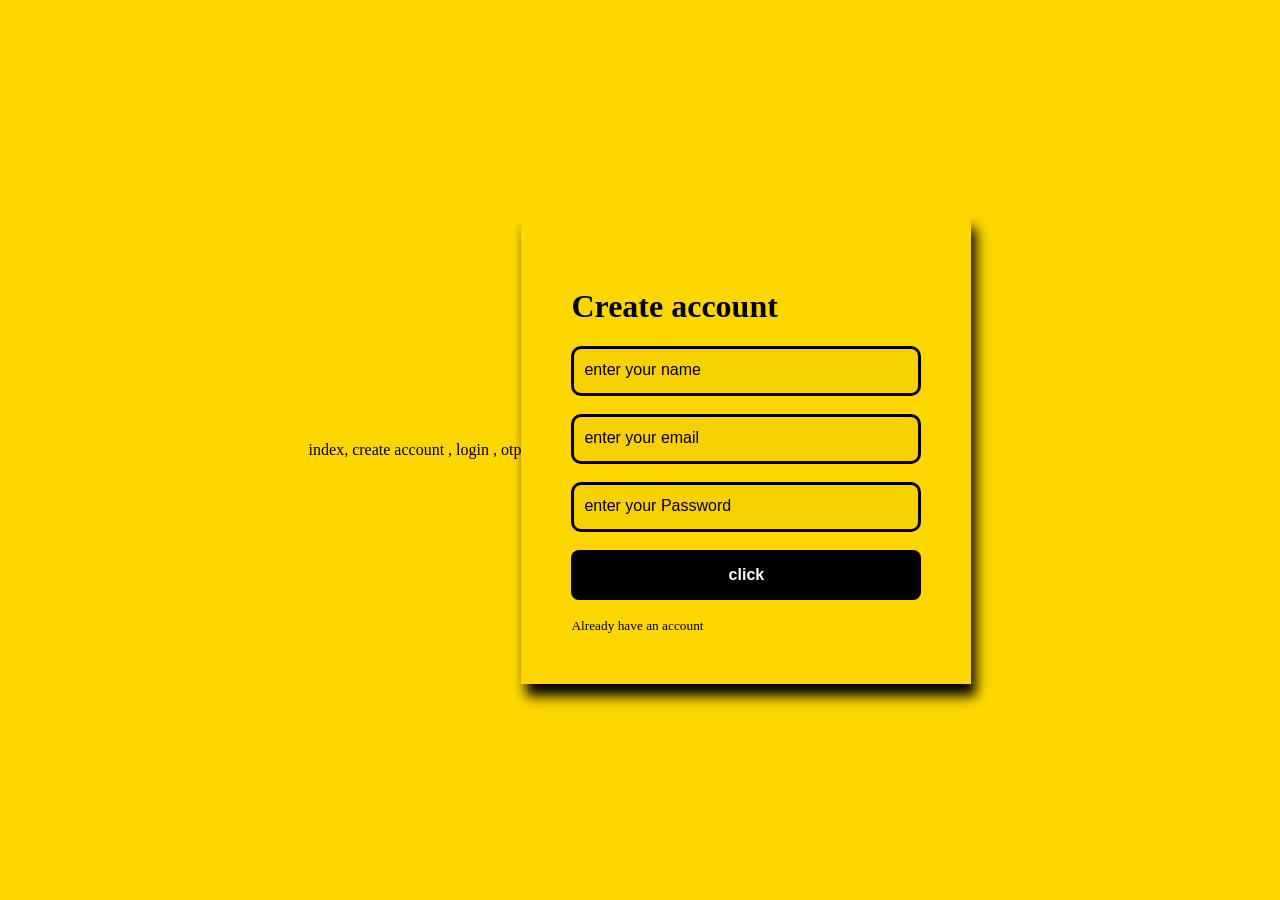
<file: note.html>
<!DOCTYPE html>
<html lang="en">
<head>
    <meta charset="UTF-8">
    <meta name="viewport" content="width=device-width, initial-scale=1.0">
    <title>Document</title>
</head>
<body>

    index, create account , login , otp 
    <style>
    * {
        box-sizing: border-box;
    }

    body {
        padding: 0;
        margin: 0;
        width: 100%;
        height: 100vh;
        display: flex;
        justify-content: center;
        align-items: center;
        background-color: gold;
    }

    #login {
        display: none;
    }

    .form {
        box-shadow: 5px 12px 12px;
        padding: 50px;
        width: 100%;
        max-width: 450px;
        display: flex;
        flex-direction: column;
    }

    input {
        width: 100%;
        border: 3px solid black;
        height: 50px;
        border-radius: 10px;
        background-color: rgba(0, 0, 0, 0.032);
        padding: 10px;
    }

    input::placeholder {
        color: black;
        font-size: larger;
    }

    button {
        height: 50px;
        background-color: black;
        color: white;
        border: none;
        border-radius: 8px;
        font-size: 1rem;
        font-weight: 600;
    }

    #msgDIV {
        position: absolute;
        top: 50px;
        left: 50px;
        background-color: white;
        padding: 12px;
        border-radius: 8px;
        box-shadow: 0px 0px 8px;
        display: none;
    }
</style>

<body>
    <p id="msgDIV"></p>
    <div class="form" id="creatAccount">
        <h1>Create account</h1>
        <input type="text" id="name" placeholder="enter your name">
        <br>
        <input type="text" id="email" placeholder="enter your email">
        <br>
        <input type="text" id="password" placeholder="enter your Password">
        <br>
        <button id="creatAcc">click</button>
        <br>
        <small id="LoginForm">Already have an account</small>
    </div>
        <div class="form" id="login">
            <h1>Login</h1>
            <input type="text" placeholder="enter your name" id="loginEmail">
            <br>
            <input type="text" placeholder="enter your email" id="loginPass">
            <br>
            <button id="loginBtn">click</button>
            <small id="close account"></small>
        </div>

        <script>


            // function message(message , type , duration =3000){
            //     const msgDIV = document.getElementById('msgDIV')
            //        msgDIV.style.display = "flex"
            //     if(type === "error"){
            //         msgDIV.textContent = message;
            //         msgDIV.style.color = "red";

            //     }

            //     if(type === "success"){
            //         msgDIV.textContent = message;
            //         msgDIV.style.color = "green"

            //     }



            //     setTimeout(()=>{
            //         msgDIV.style.display = "none"


            //     },duration)




            // };





            const creatAccount = document.getElementById("creatAccount")
            const NAME = document.getElementById('name');
            const EMAIL = document.getElementById('email');
            const PASSWORD = document.getElementById('password');
            const creatAcc = document.getElementById('creatAcc');
            const LoginForm = document.getElementById('LoginForm');
            const loginDiv = document.getElementById('login')



            creatAcc.addEventListener('click', (e) => {
                e.preventDefault();

                const nameValue = NAME.value.trim();
                const emailValue = EMAIL.value.trim();
                const passValue = PASSWORD.value.trim();

                if (!nameValue || !emailValue || !passValue) {
                    message("fill the form", "error",)
                    return;
                }


                localStorage.setItem('email', emailValue);
                localStorage.setItem('name', nameValue);
                localStorage.setItem('pass', passValue);


                message("success", "success")

                NAME.value = "";
                EMAIL.value = "";
                PASSWORD.value = "";
            });

            document.getElementById('LoginForm').addEventListener('click', () => {

                creatAccount.style.display = "none";
                loginDiv.style.display = "flex"
            });


            const savedName = localStorage.getItem('name');
            const savedEmail = localStorage.getItem('email');
            const savedPass = localStorage.getItem('pass');


            console.log(savedName, savedEmail, savedPass)





            const loginEmail = document.getElementById('loginEmail');
            const loginPass = document.getElementById('loginPass');
            const loginBtn = document.getElementById('loginBtn');

            loginBtn.addEventListener('click', (e) => {
                e.preventDefault();



                const EmailValue = loginEmail.value.trim();
                const PassValue = loginPass.value.trim();

                if (EmailValue !== savedEmail || PassValue !== savedPass) {
                    message('please create an account', "error")
                    return;
                }

                message(`welcome back ${savedName}`, "success")

                setTimeout(() => {
                    window.location.href = "calculator.html"

                    loginEmail.value = "";
                    loginPass.value = "";

                }, 1000)

                window.location.href = "directory.html"

                loginEmail.value = "";
                loginPass.value = "";

            });

            function message(message, type, duration = 3000) {


                const msgDIV = document.getElementById('msgDIV');


                if (type === "error") {
                    msgDIV.style.display = " flex"
                    msgDIV.textContent = message;
                    msgDIV.style.color = "red"
                };

                if (type === "success") {
                    msgDIV.style.display = " flex"
                    msgDIV.textContent = message;
                    msgDIV.style.color = "green"
                }

                setTimeout(() => {
                    msgDIV.style.display = "none";
                }, duration)
            }


             document.getElementById('close account').addEventListener('click', () => {

                creatAccount.style.display = "flex";
                loginDiv.style.display = "none"
            });












        </script>
</body>

</html>
</body>
</html>
</file>
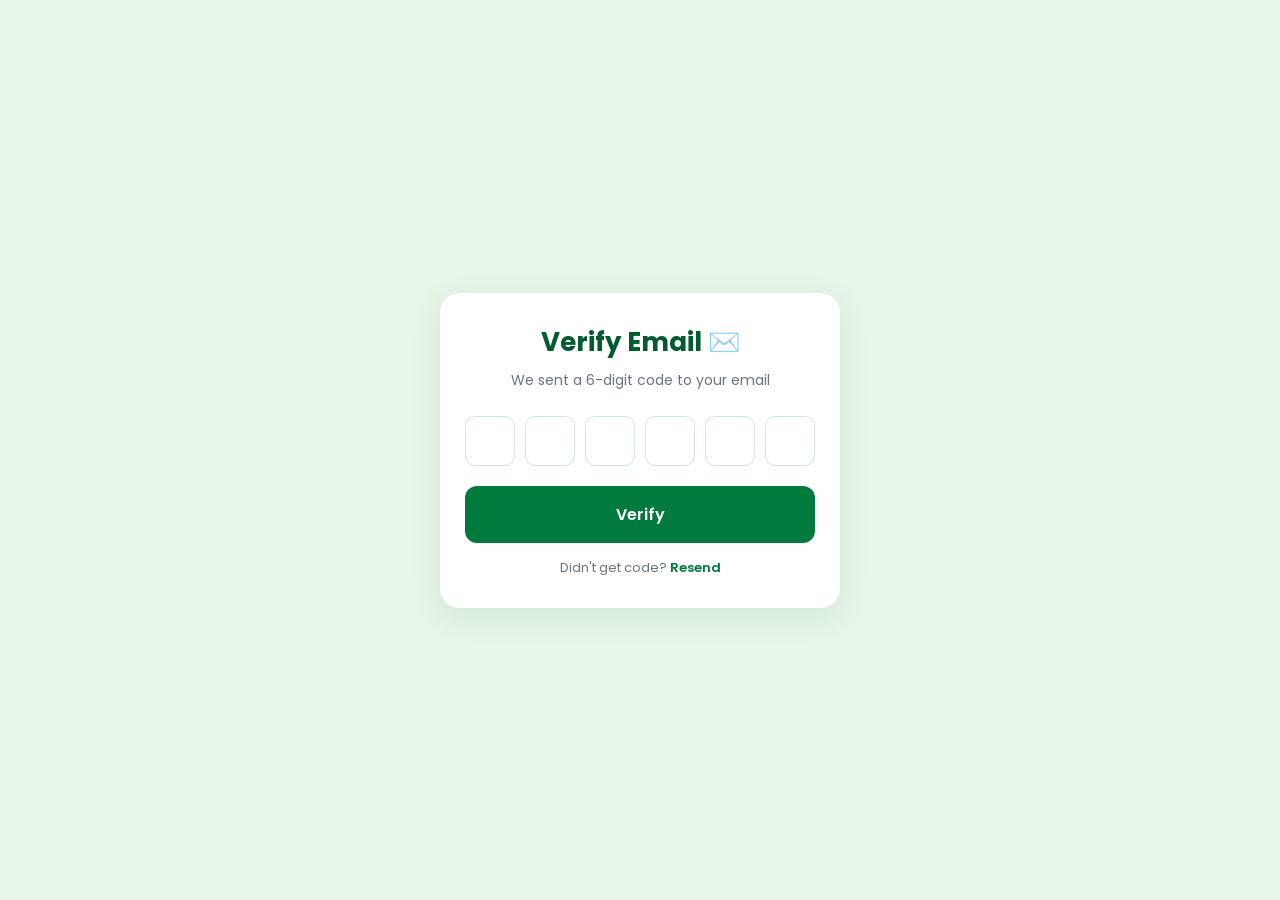
<file: verify-otp.html>
<!DOCTYPE html>
<html lang="en">
<head>
    <meta charset="UTF-8">
    <meta name="viewport" content="width=device-width, initial-scale=1.0">
    <title>Verify OTP - Dad's Travel</title>
    <link href="https://fonts.googleapis.com/css2?family=Poppins:wght@400;600;700&display=swap" rel="stylesheet">
    <style>
      *{
    margin:0;
    padding:0;
    box-sizing:border-box;
    font-family:'Poppins',sans-serif
}

:root {
    --green-primary: #007A3D;   /* Main green */
    --green-dark: #005C2E;      /* Dark green for hover */
    --green-light: #E8F5E9;     /* Light green background */
    --white: #FFFFFF;
    --text-dark: #1A2E1A;
    --text-gray: #6B7280;
    --border: #D1E7DD;
}

body{
    background: var(--green-light); /* Light green bg */
    color: var(--text-dark);
    min-height:100vh;
    display:flex;
    align-items:center;
    justify-content:center;
    padding:20px;
    text-align:center
}

.box{
    width:100%;
    max-width:400px;
    background: var(--white);
    padding: 30px 25px;
    border-radius: 20px;
    box-shadow: 0 8px 30px rgba(0,122,61,0.1);
}

h1{
    font-size:26px;
    margin-bottom:8px;
    color: var(--green-dark);
}

.subtitle{
    color: var(--text-gray);
    margin-bottom:25px;
    font-size:14px
}

.otp-inputs{
    display:flex;
    gap:10px;
    justify-content:center;
    margin-bottom:20px
}

.otp-inputs input{
    width:50px;
    height:50px;
    text-align:center;
    font-size:20px;
    background: var(--white);
    border:1px solid var(--border);
    border-radius:10px;
    color: var(--text-dark);
    font-weight: 600;
}

.otp-inputs input:focus {
    border-color: var(--green-primary);
    outline: none;
    box-shadow: 0 0 0 3px rgba(0,122,61,0.1);
}

.btn{
    width:100%;
    padding:16px;
    background: var(--green-primary); /* Green button */
    border:none;
    border-radius:12px;
    color: var(--white); /* White text */
    font-size:16px;
    font-weight:600;
    cursor:pointer;
    margin-bottom:15px;
    transition: 0.3s;
}

.btn:active{
    background: var(--green-dark);
}

.resend{
    color: var(--text-gray);
    font-size:13px
}

.resend a{
    color: var(--green-primary);
    text-decoration:none;
    font-weight: 600;
} </style>
</head>
<body>
    <div class="box">
        <h1>Verify Email ✉️</h1>
        <p class="subtitle">We sent a 6-digit code to your email</p>

        <form id="otpForm">
            <div class="otp-inputs">
                <input type="text" maxlength="1">
                <input type="text" maxlength="1">
                <input type="text" maxlength="1">
                <input type="text" maxlength="1">
                <input type="text" maxlength="1">
                <input type="text" maxlength="1">
            </div>
            <button type="submit" class="btn">Verify</button>
        </form>

        <p class="resend">Didn't get code? <a href="#" onclick="alert('Code Resent!')">Resend</a></p>
    </div>

    <script>
        // Auto move to next OTP box
        const inputs = document.querySelectorAll('.otp-inputs input');
        inputs.forEach((input, index) => {
            input.addEventListener('input', () => {
                if(input.value && index < inputs.length - 1){
                    inputs[index + 1].focus();
                }
            });
        });

        document.getElementById('otpForm').addEventListener('submit', function(e){
            e.preventDefault();
            let otp = '';
            inputs.forEach(input => otp += input.value);
            
            if(otp.length < 6){
                alert('Please enter all 6 digits');
                return;
            }
            alert('Email Verified! 🎉');
            window.location.href = 'login.html'; // After OTP go to login
        });
    </script>
</body>
</html>
</file>
<file: index.css>
* {
    margin: 0;
    padding: 0;
    box-sizing: border-box;
    font-family: 'Poppins', sans-serif;
}

body {
    background: #007A3D; /* Change this to your dad's brand color. This one is green */
    color: white;
    height: 100vh;
    display: flex;
    justify-content: center;
    align-items: center;
    text-align: center;
    animation: fadeIn 1s ease-in;
}

.splash-container {
    display: flex;
    flex-direction: column;
    align-items: center;
    gap: 20px;
    padding: 20px;
}

.logo img {
    width: 100px;
    height: 100px;
    background: white;
    border-radius: 50%;
    padding: 15px;
    animation: pop 0.8s ease;
}

h1 {
    font-size: 28px;
    font-weight: 700;
    color: #002855; /* Navy blue like Sterling */
}

.tagline {
    font-size: 14px;
    color: #E0E0E0;
    margin-top: 40px;
}

.tagline b {
    color: white;
    text-decoration: underline;
}

/* Animations */
@keyframes fadeIn {
    from { opacity: 0; }
    to { opacity: 1; }
}

@keyframes pop {
    0% { transform: scale(0.5); }
    100% { transform: scale(1); }
}
</file>
<file: admins.css>
/* =====================================================
   RESET & VARIABLES
===================================================== */

* {
    margin: 0;
    padding: 0;
    box-sizing: border-box;
    font-family: "Poppins", sans-serif;
}

:root {
    --primary: #087a46;
    --primary-dark: #056637;
    --primary-light: #eaf8f0;
    --sidebar: #083d29;
    --sidebar-light: #0d5137;
    --white: #ffffff;
    --background: #f5f7f6;
    --text: #17221c;
    --text-light: #738078;
    --border: #e4e9e6;
    --danger: #d9534f;
    --warning: #e89a25;
    --blue: #2878d4;
    --purple: #7c4dff;
}


/* =====================================================
   BODY
===================================================== */

body {
    background: var(--background);
    color: var(--text);
    min-height: 100vh;
}


/* =====================================================
   SIDEBAR
===================================================== */

.sidebar {
    width: 260px;
    height: 100vh;
    background: var(--sidebar);
    position: fixed;
    left: 0;
    top: 0;
    padding: 25px 15px;
    display: flex;
    flex-direction: column;
    z-index: 1000;
    transition: 0.3s ease;
}


/* =====================================================
   BRAND
===================================================== */

.brand {
    display: flex;
    align-items: center;
    gap: 12px;
    padding: 5px 12px 30px;
    color: var(--white);
}

.brand-icon {
    width: 45px;
    height: 45px;
    border-radius: 12px;
    background: var(--primary);
    display: flex;
    align-items: center;
    justify-content: center;
    font-size: 20px;
}

.brand h2 {
    font-size: 20px;
    line-height: 1.1;
}

.brand span {
    color: #b7d8c7;
    font-size: 12px;
}


/* =====================================================
   SIDEBAR NAVIGATION
===================================================== */

.sidebar-nav {
    display: flex;
    flex-direction: column;
    gap: 8px;
}

.sidebar-bottom {
    margin-top: auto;
    display: flex;
    flex-direction: column;
    gap: 8px;
}

.nav-item {
    width: 100%;
    border: none;
    background: transparent;
    color: #c9ddd2;
    padding: 14px 15px;
    border-radius: 10px;
    display: flex;
    align-items: center;
    gap: 14px;
    cursor: pointer;
    font-size: 14px;
    text-align: left;
    transition: 0.25s ease;
}

.nav-item i {
    width: 20px;
    font-size: 17px;
    text-align: center;
}

.nav-item:hover {
    background: rgba(255, 255, 255, 0.08);
    color: var(--white);
}

.nav-item.active {
    background: var(--primary);
    color: var(--white);
}

.logout-btn:hover {
    background: rgba(217, 83, 79, 0.18);
    color: #ffb6b3;
}


/* =====================================================
   MAIN
===================================================== */

.main {
    margin-left: 260px;
    min-height: 100vh;
}


/* =====================================================
   TOPBAR
===================================================== */

.topbar {
    height: 85px;
    background: var(--white);
    border-bottom: 1px solid var(--border);
    padding: 0 35px;
    display: flex;
    align-items: center;
    justify-content: space-between;
    position: sticky;
    top: 0;
    z-index: 900;
}

.menu-btn {
    display: none;
    border: none;
    background: transparent;
    font-size: 22px;
    cursor: pointer;
    color: var(--text);
    margin-right: 15px;
}

.topbar-title {
    flex: 1;
}

.topbar-title h2 {
    font-size: 20px;
    margin-bottom: 2px;
}

.topbar-title p {
    color: var(--text-light);
    font-size: 12px;
}


/* =====================================================
   ADMIN PROFILE
===================================================== */

.admin-profile {
    display: flex;
    align-items: center;
    gap: 12px;
}

.notification {
    position: relative;
    width: 42px;
    height: 42px;
    background: var(--background);
    border-radius: 50%;
    display: flex;
    align-items: center;
    justify-content: center;
    color: var(--text);
}

.notification span {
    position: absolute;
    top: -3px;
    right: -3px;
    width: 19px;
    height: 19px;
    background: #e84b4b;
    color: var(--white);
    border-radius: 50%;
    font-size: 10px;
    display: flex;
    align-items: center;
    justify-content: center;
}

.avatar {
    width: 42px;
    height: 42px;
    background: var(--primary);
    color: var(--white);
    border-radius: 50%;
    display: flex;
    align-items: center;
    justify-content: center;
    font-weight: 700;
}

.admin-info {
    display: flex;
    flex-direction: column;
}

.admin-info strong {
    font-size: 13px;
}

.admin-info small {
    color: var(--text-light);
    font-size: 11px;
}


/* =====================================================
   CONTENT
===================================================== */

.content {
    padding: 35px;
}


/* =====================================================
   PAGES
===================================================== */

.page {
    display: none;
    animation: fadeIn 0.3s ease;
}

.page.active-page {
    display: block;
}

@keyframes fadeIn {
    from {
        opacity: 0;
        transform: translateY(8px);
    }

    to {
        opacity: 1;
        transform: translateY(0);
    }
}


/* =====================================================
   WELCOME
===================================================== */

.welcome,
.page-heading {
    display: flex;
    justify-content: space-between;
    align-items: center;
    gap: 20px;
    margin-bottom: 28px;
}

.welcome h1,
.page-heading h1 {
    font-size: 26px;
    margin-bottom: 6px;
}

.welcome p,
.page-heading p {
    color: var(--text-light);
    font-size: 14px;
}


/* =====================================================
   BUTTONS
===================================================== */

.primary-btn {
    border: none;
    background: var(--primary);
    color: var(--white);
    padding: 13px 18px;
    border-radius: 10px;
    font-size: 13px;
    font-weight: 600;
    cursor: pointer;
    display: inline-flex;
    align-items: center;
    justify-content: center;
    gap: 9px;
    transition: 0.25s ease;
}

.primary-btn:hover {
    background: var(--primary-dark);
    transform: translateY(-1px);
}

.text-btn {
    border: none;
    background: transparent;
    color: var(--primary);
    cursor: pointer;
    font-weight: 600;
    font-size: 13px;
}

.action-btn {
    border: none;
    width: 35px;
    height: 35px;
    border-radius: 8px;
    background: var(--primary-light);
    color: var(--primary);
    cursor: pointer;
}

.full-btn {
    width: 100%;
}


/* =====================================================
   STATISTICS
===================================================== */

.stats-grid {
    display: grid;
    grid-template-columns: repeat(4, 1fr);
    gap: 18px;
    margin-bottom: 25px;
}

.stat-card {
    background: var(--white);
    padding: 20px;
    border: 1px solid var(--border);
    border-radius: 14px;
    display: flex;
    align-items: center;
    gap: 15px;
}

.stat-icon {
    width: 48px;
    height: 48px;
    border-radius: 12px;
    display: flex;
    align-items: center;
    justify-content: center;
    font-size: 19px;
}

.stat-icon.blue {
    background: #e8f1ff;
    color: var(--blue);
}

.stat-icon.green {
    background: #e6f7ed;
    color: var(--primary);
}

.stat-icon.orange {
    background: #fff3df;
    color: var(--warning);
}

.stat-icon.purple {
    background: #f0ebff;
    color: var(--purple);
}

.stat-card span {
    font-size: 12px;
    color: var(--text-light);
}

.stat-card h2 {
    font-size: 24px;
    margin: 2px 0;
}

.stat-card small {
    font-size: 11px;
    color: var(--text-light);
}


/* =====================================================
   DASHBOARD GRID
===================================================== */

.dashboard-grid {
    display: grid;
    grid-template-columns: 1.8fr 1fr;
    gap: 22px;
}


/* =====================================================
   PANEL
===================================================== */

.panel {
    background: var(--white);
    border: 1px solid var(--border);
    border-radius: 14px;
    padding: 22px;
}

.panel-header {
    display: flex;
    align-items: center;
    justify-content: space-between;
    gap: 15px;
    margin-bottom: 20px;
}

.panel-header h3 {
    font-size: 17px;
    margin-bottom: 3px;
}

.panel-header p {
    font-size: 12px;
    color: var(--text-light);
}


/* =====================================================
   TABLE
===================================================== */

.table-container {
    width: 100%;
    overflow-x: auto;
}

table {
    width: 100%;
    border-collapse: collapse;
    min-width: 650px;
}

th {
    text-align: left;
    font-size: 12px;
    color: var(--text-light);
    font-weight: 600;
    padding: 13px;
    background: #fafcfb;
}

td {
    padding: 15px 13px;
    font-size: 13px;
    border-top: 1px solid var(--border);
}

.status {
    display: inline-flex;
    padding: 5px 10px;
    border-radius: 20px;
    font-size: 11px;
    font-weight: 600;
}

.status.pending {
    background: #fff3dd;
    color: #b66d00;
}

.status.approved {
    background: #e5f8ec;
    color: #087a46;
}

.status.cancelled {
    background: #ffe8e8;
    color: #c73c3c;
}


/* =====================================================
   QUICK ACTIONS
===================================================== */

.quick-actions {
    display: grid;
    grid-template-columns: 1fr 1fr;
    gap: 12px;
}

.quick-actions button {
    min-height: 100px;
    background: var(--primary-light);
    border: 1px solid #d7eee0;
    border-radius: 12px;
    color: var(--primary);
    cursor: pointer;
    display: flex;
    flex-direction: column;
    align-items: center;
    justify-content: center;
    gap: 10px;
    transition: 0.25s ease;
}

.quick-actions button:hover {
    transform: translateY(-3px);
    background: #dff4e7;
}

.quick-actions i {
    font-size: 20px;
}

.quick-actions span {
    font-size: 11px;
    font-weight: 600;
    text-align: center;
}


/* =====================================================
   SEARCH
===================================================== */

.search-row {
    display: flex;
    gap: 12px;
    margin-bottom: 20px;
}

.search-row input,
.search-row select,
.settings-form input,
.form-group input,
.form-group select,
.form-group textarea {
    width: 100%;
    border: 1px solid var(--border);
    background: var(--white);
    border-radius: 9px;
    padding: 12px 13px;
    outline: none;
    font-size: 13px;
    color: var(--text);
}

.search-row input {
    flex: 1;
}

.search-row select {
    width: 180px;
}

.search-row input:focus,
.search-row select:focus,
.settings-form input:focus,
.form-group input:focus,
.form-group select:focus,
.form-group textarea:focus {
    border-color: var(--primary);
    box-shadow: 0 0 0 3px rgba(8, 122, 70, 0.08);
}


/* =====================================================
   SETTINGS
===================================================== */

.settings-panel {
    max-width: 700px;
}

.settings-panel h3 {
    margin-bottom: 22px;
    font-size: 18px;
}

.settings-form {
    display: flex;
    flex-direction: column;
    gap: 9px;
}

.settings-form label {
    font-size: 13px;
    font-weight: 600;
    margin-top: 8px;
}

.settings-form .primary-btn {
    align-self: flex-start;
    margin-top: 15px;
}


/* =====================================================
   MODAL
===================================================== */

.modal {
    display: none;
    position: fixed;
    inset: 0;
    background: rgba(0, 0, 0, 0.5);
    z-index: 2000;
    align-items: center;
    justify-content: center;
    padding: 20px;
}

.modal.show {
    display: flex;
}

.modal-content {
    width: 100%;
    max-width: 750px;
    max-height: 90vh;
    overflow-y: auto;
    background: var(--white);
    border-radius: 16px;
    padding: 25px;
}

.modal-header {
    display: flex;
    justify-content: space-between;
    gap: 20px;
    margin-bottom: 25px;
}

.modal-header h2 {
    font-size: 20px;
    margin-bottom: 5px;
}

.modal-header p {
    color: var(--text-light);
    font-size: 13px;
}

.close-modal {
    border: none;
    background: transparent;
    color: var(--text-light);
    font-size: 30px;
    line-height: 1;
    cursor: pointer;
}

.form-grid {
    display: grid;
    grid-template-columns: repeat(2, 1fr);
    gap: 17px;
}

.form-group {
    display: flex;
    flex-direction: column;
    gap: 8px;
    margin-bottom: 17px;
}

.form-group label {
    font-size: 13px;
    font-weight: 600;
}

.form-group textarea {
    resize: vertical;
}


/* =====================================================
   RESPONSIVE
===================================================== */

@media (max-width: 1150px) {

    .stats-grid {
        grid-template-columns: repeat(2, 1fr);
    }

    .dashboard-grid {
        grid-template-columns: 1fr;
    }

}


@media (max-width: 800px) {

    .sidebar {
        transform: translateX(-100%);
        box-shadow: 10px 0 30px rgba(0, 0, 0, 0.15);
    }

    .sidebar.show {
        transform: translateX(0);
    }

    .main {
        margin-left: 0;
    }

    .menu-btn {
        display: block;
    }

    .topbar {
        padding: 0 20px;
    }

    .content {
        padding: 25px 20px;
    }

}


@media (max-width: 600px) {

    .topbar-title p {
        display: none;
    }

    .admin-info {
        display: none;
    }

    .notification {
        display: none;
    }

    .welcome,
    .page-heading {
        align-items: flex-start;
        flex-direction: column;
    }

    .stats-grid {
        grid-template-columns: 1fr;
    }

    .quick-actions {
        grid-template-columns: 1fr;
    }

    .search-row {
        flex-direction: column;
    }

    .search-row select {
        width: 100%;
    }

    .form-grid {
        grid-template-columns: 1fr;
    }

    .modal-content {
        padding: 20px;
    }

}
</file>
<file: customers.css>
/* =====================================================
   MOMENT CONTINENTAL - CUSTOMER PORTAL
===================================================== */

* {
    margin: 0;
    padding: 0;
    box-sizing: border-box;
    font-family: "Poppins", sans-serif;
}

:root {
    --green: #007a3d;
    --green-dark: #005c2e;
    --green-light: #e8f5e9;
    --white: #ffffff;
    --bg: #f5f7f6;
    --text: #17251c;
    --gray: #6b7280;
    --border: #d9e5de;
    --danger: #dc2626;
    --shadow: 0 8px 25px rgba(0, 0, 0, 0.07);
}

body {
    background: var(--bg);
    color: var(--text);
    min-height: 100vh;
}


/* =====================================================
   SIDEBAR
===================================================== */

.sidebar {
    position: fixed;
    left: 0;
    top: 0;
    width: 255px;
    height: 100vh;
    background: var(--white);
    border-right: 1px solid var(--border);
    display: flex;
    flex-direction: column;
    z-index: 1000;
}

.brand {
    display: flex;
    align-items: center;
    gap: 12px;
    padding: 25px 20px;
    border-bottom: 1px solid var(--border);
}

.brand-icon {
    width: 45px;
    height: 45px;
    background: var(--green);
    color: white;
    border-radius: 12px;
    display: flex;
    align-items: center;
    justify-content: center;
    font-size: 20px;
}

.brand h2 {
    font-size: 20px;
    color: var(--green-dark);
}

.brand span {
    font-size: 12px;
    color: var(--gray);
}

.sidebar-nav {
    padding: 20px 12px;
    flex: 1;
}

.nav-item {
    width: 100%;
    border: none;
    background: transparent;
    color: var(--gray);
    padding: 14px 15px;
    margin-bottom: 7px;
    border-radius: 10px;
    display: flex;
    align-items: center;
    gap: 13px;
    cursor: pointer;
    font-size: 14px;
    text-align: left;
    transition: 0.25s;
}

.nav-item i {
    width: 20px;
    text-align: center;
}

.nav-item:hover {
    background: var(--green-light);
    color: var(--green);
}

.nav-item.active {
    background: var(--green);
    color: white;
}

.sidebar-bottom {
    padding: 15px 12px;
    border-top: 1px solid var(--border);
}

.logout-btn:hover {
    background: #fee2e2;
    color: var(--danger);
}

.message-badge {
    margin-left: auto;
    min-width: 22px;
    height: 22px;
    padding: 0 6px;
    background: #dc2626;
    color: white;
    border-radius: 50px;
    font-size: 11px;
    display: flex;
    align-items: center;
    justify-content: center;
}

.nav-item.active .message-badge {
    background: white;
    color: var(--green);
}


/* =====================================================
   MAIN
===================================================== */

.main {
    margin-left: 255px;
    min-height: 100vh;
}


/* =====================================================
   TOPBAR
===================================================== */

.topbar {
    height: 80px;
    background: white;
    border-bottom: 1px solid var(--border);
    display: flex;
    align-items: center;
    padding: 0 30px;
    gap: 20px;
    position: sticky;
    top: 0;
    z-index: 900;
}

.menu-btn {
    display: none;
    border: none;
    background: var(--green-light);
    color: var(--green);
    width: 42px;
    height: 42px;
    border-radius: 10px;
    cursor: pointer;
}

.topbar-title {
    flex: 1;
}

.topbar-title h2 {
    font-size: 20px;
    margin-bottom: 2px;
}

.topbar-title p {
    font-size: 12px;
    color: var(--gray);
}

.customer-profile {
    display: flex;
    align-items: center;
    gap: 10px;
}

.notification {
    position: relative;
    width: 40px;
    height: 40px;
    display: flex;
    align-items: center;
    justify-content: center;
    color: var(--gray);
}

.notification span {
    position: absolute;
    top: 3px;
    right: 2px;
    width: 17px;
    height: 17px;
    border-radius: 50%;
    background: #dc2626;
    color: white;
    font-size: 9px;
    display: flex;
    align-items: center;
    justify-content: center;
}

.avatar {
    width: 40px;
    height: 40px;
    border-radius: 50%;
    background: var(--green);
    color: white;
    display: flex;
    align-items: center;
    justify-content: center;
    font-weight: 700;
}

.customer-info {
    display: flex;
    flex-direction: column;
}

.customer-info strong {
    font-size: 13px;
}

.customer-info small {
    font-size: 11px;
    color: var(--gray);
}


/* =====================================================
   CONTENT
===================================================== */

.content {
    padding: 30px;
}

.page {
    display: none;
}

.page.active-page {
    display: block;
}

.page-heading {
    display: flex;
    justify-content: space-between;
    align-items: center;
    margin-bottom: 25px;
}

.page-heading h1 {
    font-size: 27px;
    margin-bottom: 5px;
}

.page-heading p {
    color: var(--gray);
    font-size: 14px;
}


/* =====================================================
   BUTTONS
===================================================== */

.primary-btn {
    border: none;
    background: var(--green);
    color: white;
    padding: 13px 20px;
    border-radius: 10px;
    font-size: 14px;
    font-weight: 600;
    cursor: pointer;
    transition: 0.25s;
}

.primary-btn:hover {
    background: var(--green-dark);
    transform: translateY(-1px);
}

.full-btn {
    width: 100%;
}


/* =====================================================
   TOURS
===================================================== */

.package-grid {
    display: grid;
    grid-template-columns: repeat(3, 1fr);
    gap: 22px;
}

.package-card {
    background: white;
    border: 1px solid var(--border);
    border-radius: 18px;
    padding: 25px;
    box-shadow: var(--shadow);
    position: relative;
    transition: 0.25s;
}

.package-card:hover {
    transform: translateY(-5px);
}

.featured-package {
    border: 2px solid var(--green);
}

.package-icon {
    width: 55px;
    height: 55px;
    background: var(--green-light);
    color: var(--green);
    border-radius: 15px;
    display: flex;
    align-items: center;
    justify-content: center;
    font-size: 24px;
    margin-bottom: 15px;
}

.package-label {
    display: inline-block;
    background: var(--green-light);
    color: var(--green);
    padding: 5px 10px;
    border-radius: 20px;
    font-size: 11px;
    font-weight: 600;
    margin-bottom: 10px;
}

.package-card h3 {
    font-size: 18px;
    margin-bottom: 10px;
}

.package-card p {
    font-size: 13px;
    line-height: 1.7;
    color: var(--gray);
    margin-bottom: 18px;
}

.package-meta {
    display: flex;
    gap: 15px;
    flex-wrap: wrap;
    margin-bottom: 20px;
}

.package-meta span {
    font-size: 12px;
    color: var(--gray);
}

.package-meta i {
    color: var(--green);
    margin-right: 4px;
}


/* =====================================================
   FLIGHT SEARCH
===================================================== */

.flight-search-panel {
    background: white;
    border: 1px solid var(--border);
    border-radius: 18px;
    padding: 25px;
    box-shadow: var(--shadow);
}

.flight-tabs {
    display: flex;
    gap: 8px;
    margin-bottom: 25px;
}

.flight-tab {
    border: 1px solid var(--border);
    background: white;
    color: var(--gray);
    padding: 10px 18px;
    border-radius: 8px;
    cursor: pointer;
    font-weight: 600;
}

.flight-tab.active {
    background: var(--green);
    color: white;
    border-color: var(--green);
}

.flight-form-grid {
    display: grid;
    grid-template-columns: 1.4fr 45px 1.4fr 1fr 1fr 1fr 1fr;
    gap: 12px;
    align-items: end;
}

.form-group {
    position: relative;
}

.form-group label {
    display: block;
    font-size: 12px;
    font-weight: 600;
    margin-bottom: 7px;
}

.input-icon {
    position: relative;
}

.input-icon i {
    position: absolute;
    left: 13px;
    top: 50%;
    transform: translateY(-50%);
    color: var(--green);
}

.input-icon input,
.input-icon select {
    width: 100%;
    height: 48px;
    padding: 0 12px 0 38px;
    border: 1px solid var(--border);
    border-radius: 9px;
    outline: none;
    background: white;
}

.input-icon input:focus,
.input-icon select:focus {
    border-color: var(--green);
}

.swap-btn {
    width: 42px;
    height: 42px;
    border: 1px solid var(--border);
    background: var(--green-light);
    color: var(--green);
    border-radius: 50%;
    cursor: pointer;
    margin-bottom: 3px;
}

.search-flight-btn {
    width: 100%;
    margin-top: 22px;
    padding: 15px;
    border: none;
    border-radius: 10px;
    background: var(--green);
    color: white;
    font-size: 15px;
    font-weight: 600;
    cursor: pointer;
}

.search-flight-btn:hover {
    background: var(--green-dark);
}


/* =====================================================
   AIRPORT AUTOCOMPLETE
===================================================== */

.airport-group {
    position: relative;
}

.airport-results {
    position: absolute;
    top: 78px;
    left: 0;
    width: 100%;
    max-height: 300px;
    overflow-y: auto;
    background: white;
    border: 1px solid var(--border);
    border-radius: 10px;
    box-shadow: var(--shadow);
    z-index: 500;
    display: none;
}

.airport-result {
    padding: 12px 14px;
    cursor: pointer;
    border-bottom: 1px solid #edf2ef;
}

.airport-result:last-child {
    border-bottom: none;
}

.airport-result:hover {
    background: var(--green-light);
}

.airport-code {
    font-weight: 700;
    color: var(--green);
    margin-right: 7px;
}

.airport-name {
    font-size: 13px;
    font-weight: 600;
}

.airport-location {
    display: block;
    font-size: 11px;
    color: var(--gray);
    margin-top: 3px;
    padding-left: 37px;
}


/* =====================================================
   TRAVELLERS
===================================================== */

.traveller-selector {
    position: relative;
}

.traveller-display {
    width: 100%;
    height: 48px;
    border: 1px solid var(--border);
    background: white;
    border-radius: 9px;
    padding: 0 12px;
    display: flex;
    align-items: center;
    gap: 10px;
    cursor: pointer;
}

.traveller-display i:first-child {
    color: var(--green);
}

.traveller-display i:last-child {
    margin-left: auto;
    color: var(--gray);
    font-size: 11px;
}

.traveller-dropdown {
    position: absolute;
    top: 55px;
    right: 0;
    width: 290px;
    background: white;
    border: 1px solid var(--border);
    border-radius: 12px;
    box-shadow: var(--shadow);
    padding: 10px;
    z-index: 700;
    display: none;
}

.traveller-dropdown.show {
    display: block;
}

.traveller-row {
    display: flex;
    align-items: center;
    justify-content: space-between;
    padding: 14px 8px;
    border-bottom: 1px solid #edf2ef;
}

.traveller-row:last-child {
    border-bottom: none;
}

.traveller-row strong {
    display: block;
    font-size: 13px;
}

.traveller-row small {
    color: var(--gray);
    font-size: 11px;
}

.counter {
    display: flex;
    align-items: center;
    gap: 12px;
}

.counter button {
    width: 30px;
    height: 30px;
    border: 1px solid var(--green);
    background: white;
    color: var(--green);
    border-radius: 50%;
    cursor: pointer;
    font-size: 18px;
}

.counter button:hover {
    background: var(--green);
    color: white;
}

.counter span {
    min-width: 18px;
    text-align: center;
    font-weight: 600;
}


/* =====================================================
   FLIGHT RESULTS
===================================================== */

.flight-results {
    margin-top: 25px;
}

.results-heading {
    margin-bottom: 15px;
}

.results-heading h2 {
    font-size: 20px;
}

.results-heading p {
    color: var(--gray);
    font-size: 13px;
}

.flight-card {
    background: white;
    border: 1px solid var(--border);
    border-radius: 15px;
    padding: 20px;
    display: flex;
    align-items: center;
    gap: 25px;
    margin-bottom: 15px;
    box-shadow: var(--shadow);
}

.airline {
    min-width: 160px;
    display: flex;
    align-items: center;
    gap: 10px;
}

.airline-logo {
    width: 42px;
    height: 42px;
    background: var(--green-light);
    color: var(--green);
    display: flex;
    align-items: center;
    justify-content: center;
    border-radius: 10px;
}

.airline strong,
.airline small {
    display: block;
}

.airline small {
    color: var(--gray);
    font-size: 11px;
}

.flight-time {
    text-align: center;
}

.flight-time strong {
    display: block;
    font-size: 18px;
}

.flight-time span {
    color: var(--gray);
    font-size: 11px;
}

.flight-route {
    flex: 1;
    text-align: center;
}

.flight-route > span,
.flight-route > small {
    display: block;
    color: var(--gray);
    font-size: 11px;
}

.route-line {
    display: flex;
    align-items: center;
    gap: 4px;
    margin: 7px 0;
}

.route-line span {
    height: 1px;
    background: var(--border);
    flex: 1;
}

.route-line i {
    font-size: 8px;
    color: var(--green);
}

.flight-price {
    text-align: right;
    min-width: 130px;
}

.flight-price strong,
.flight-price small {
    display: block;
}

.flight-price small {
    color: var(--gray);
    font-size: 10px;
    margin-bottom: 8px;
}

.flight-price button {
    border: none;
    background: var(--green);
    color: white;
    padding: 8px 15px;
    border-radius: 7px;
    cursor: pointer;
}


/* =====================================================
   MESSAGES
===================================================== */

.message-layout {
    display: grid;
    grid-template-columns: 2fr 1fr;
    gap: 22px;
}

.panel {
    background: white;
    border: 1px solid var(--border);
    border-radius: 18px;
    padding: 25px;
    box-shadow: var(--shadow);
}

.panel-header {
    margin-bottom: 22px;
}

.panel-header h3 {
    font-size: 19px;
    margin-bottom: 4px;
}

.panel-header p {
    font-size: 12px;
    color: var(--gray);
}

.message-form-panel .form-group {
    margin-bottom: 17px;
}

.message-form-panel input,
.message-form-panel textarea {
    width: 100%;
    border: 1px solid var(--border);
    border-radius: 9px;
    padding: 13px;
    outline: none;
    resize: vertical;
}

.message-form-panel input:focus,
.message-form-panel textarea:focus {
    border-color: var(--green);
}

.contact-panel {
    height: fit-content;
}

.contact-icon {
    width: 60px;
    height: 60px;
    background: var(--green-light);
    color: var(--green);
    border-radius: 15px;
    display: flex;
    align-items: center;
    justify-content: center;
    font-size: 25px;
    margin-bottom: 18px;
}

.contact-panel h3 {
    font-size: 20px;
    margin-bottom: 10px;
}

.contact-panel > p {
    color: var(--gray);
    font-size: 13px;
    line-height: 1.7;
    margin-bottom: 25px;
}

.contact-item {
    display: flex;
    gap: 12px;
    margin-bottom: 18px;
}

.contact-item > i {
    color: var(--green);
    margin-top: 3px;
}

.contact-item strong,
.contact-item span {
    display: block;
}

.contact-item strong {
    font-size: 12px;
}

.contact-item span {
    color: var(--gray);
    font-size: 11px;
    margin-top: 3px;
}


/* =====================================================
   MODAL
===================================================== */

.modal {
    position: fixed;
    inset: 0;
    background: rgba(0, 0, 0, 0.5);
    display: none;
    align-items: center;
    justify-content: center;
    padding: 20px;
    z-index: 2000;
}

.modal.show {
    display: flex;
}

.modal-content {
    background: white;
    width: 100%;
    max-width: 430px;
    padding: 35px;
    border-radius: 20px;
    text-align: center;
    box-shadow: 0 15px 50px rgba(0, 0, 0, 0.2);
}

.success-icon {
    width: 65px;
    height: 65px;
    background: var(--green-light);
    color: var(--green);
    border-radius: 50%;
    margin: 0 auto 18px;
    display: flex;
    align-items: center;
    justify-content: center;
    font-size: 27px;
}

.success-modal h2 {
    margin-bottom: 10px;
}

.success-modal p {
    color: var(--gray);
    font-size: 13px;
    line-height: 1.7;
    margin-bottom: 22px;
}


/* =====================================================
   MOBILE
===================================================== */

@media (max-width: 1100px) {

    .package-grid {
        grid-template-columns: repeat(2, 1fr);
    }

    .flight-form-grid {
        grid-template-columns: repeat(2, 1fr);
    }

    .swap-btn {
        display: none;
    }

    .message-layout {
        grid-template-columns: 1fr;
    }

}


@media (max-width: 768px) {

    .sidebar {
        transform: translateX(-100%);
        transition: 0.3s;
    }

    .sidebar.open {
        transform: translateX(0);
    }

    .main {
        margin-left: 0;
    }

    .menu-btn {
        display: block;
    }

    .topbar {
        padding: 0 15px;
    }

    .customer-info {
        display: none;
    }

    .content {
        padding: 20px 15px;
    }

    .page-heading {
        align-items: flex-start;
        flex-direction: column;
        gap: 15px;
    }

    .package-grid {
        grid-template-columns: 1fr;
    }

    .flight-form-grid {
        grid-template-columns: 1fr;
    }

    .flight-card {
        flex-direction: column;
        align-items: stretch;
        text-align: center;
    }

    .airline {
        justify-content: center;
    }

    .flight-price {
        text-align: center;
    }

    .traveller-dropdown {
        width: 100%;
    }

}
</file>
